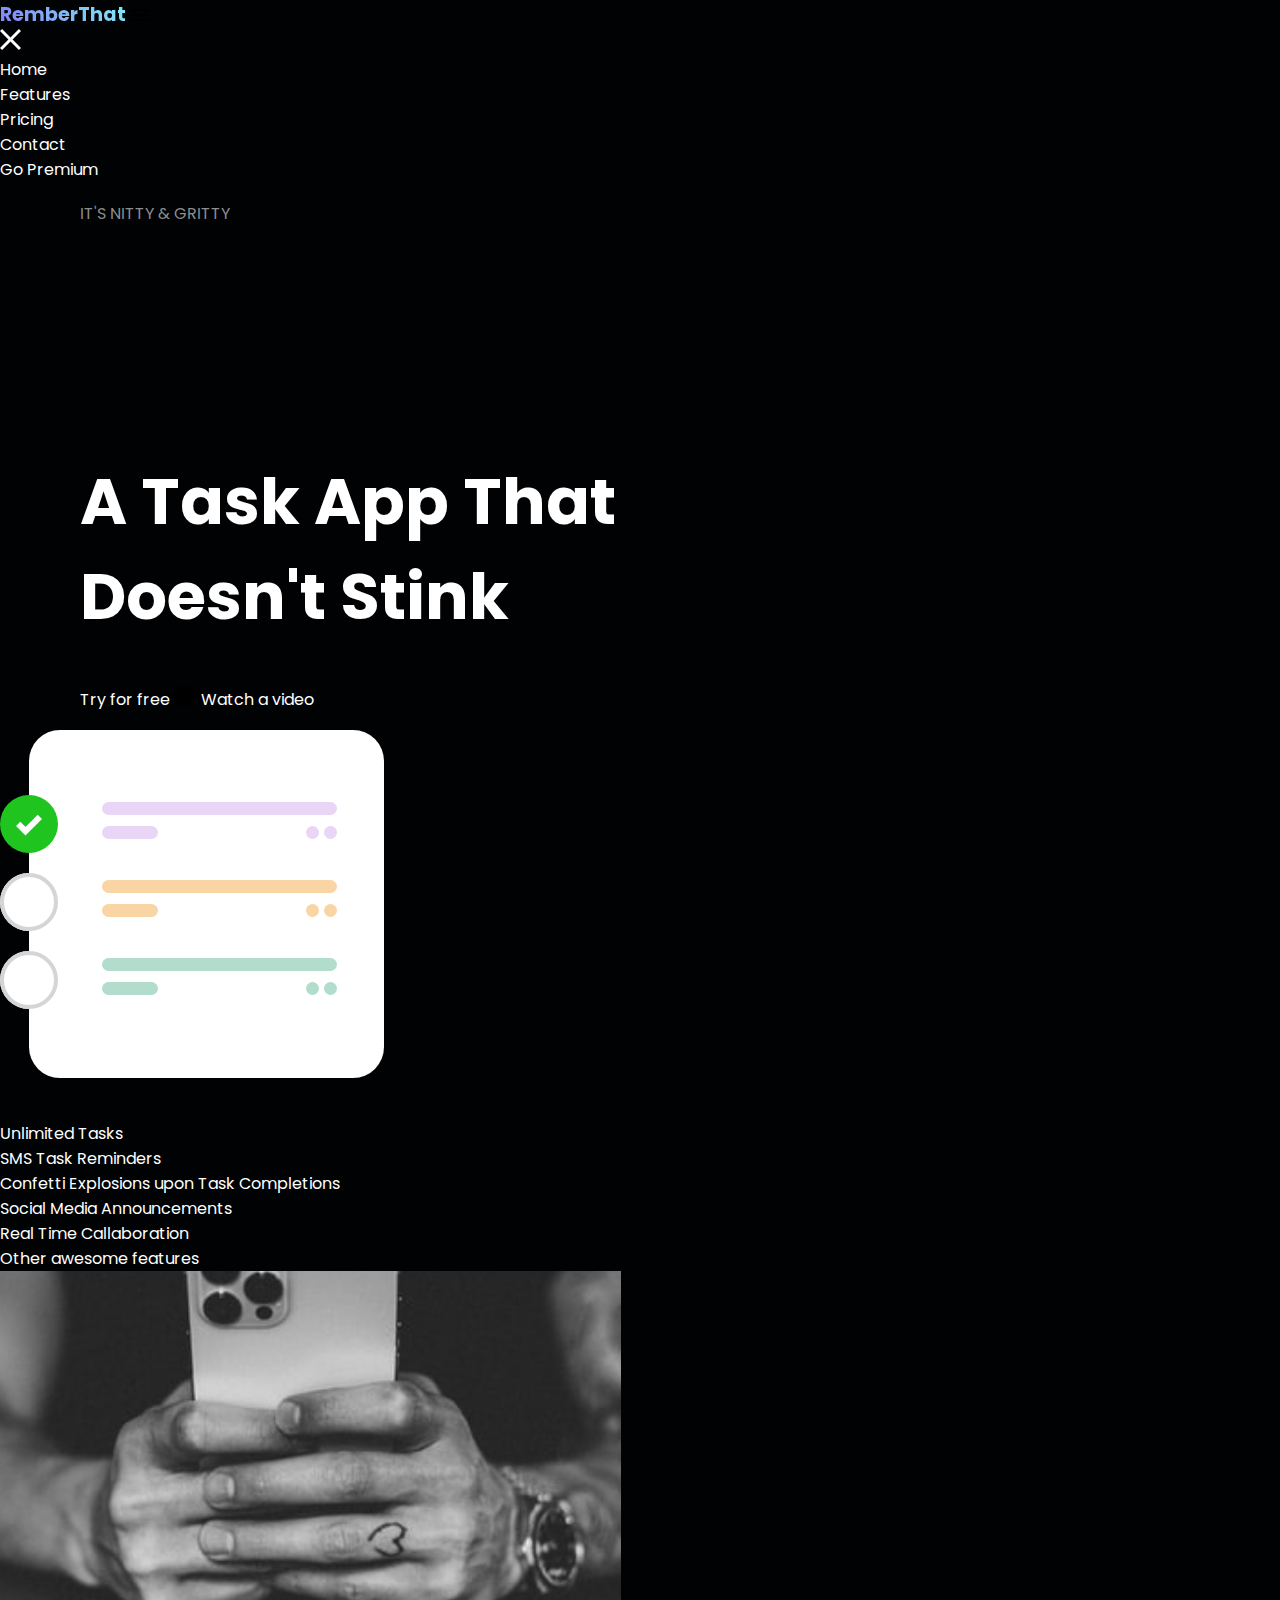
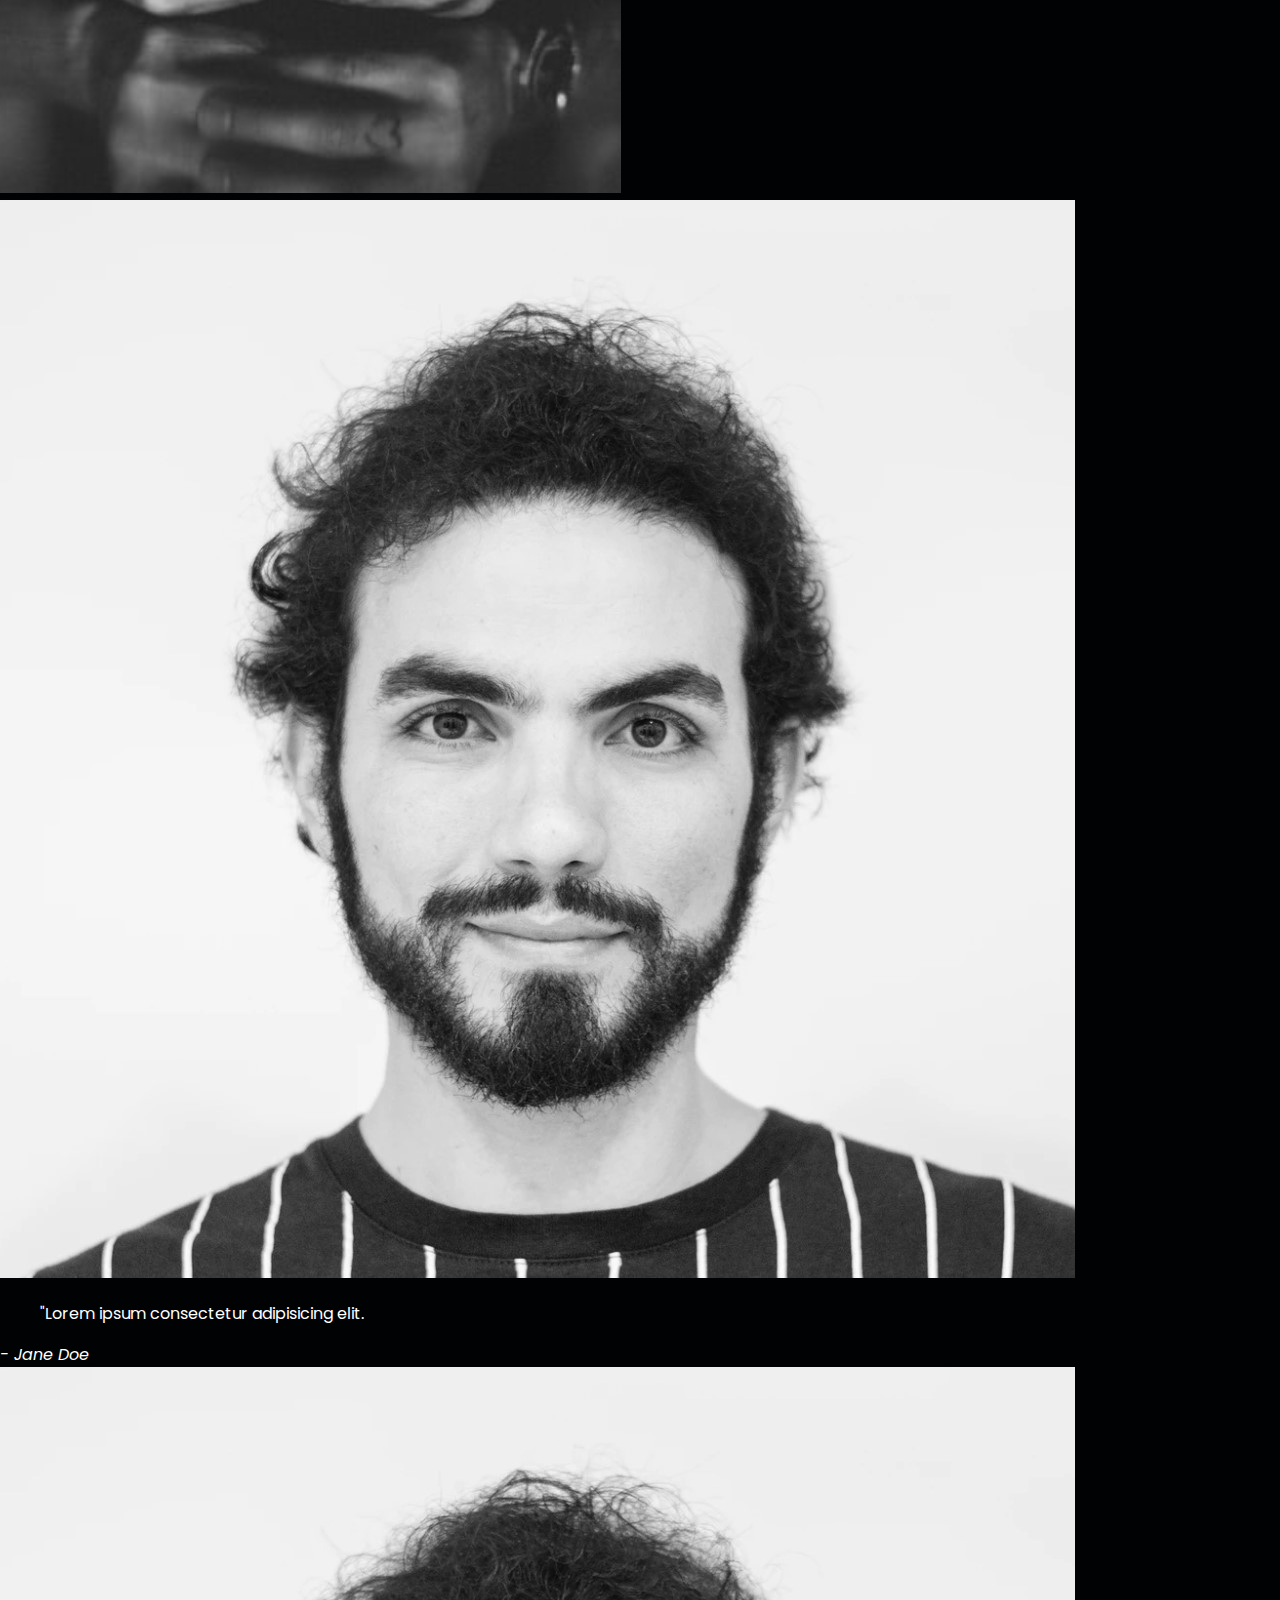
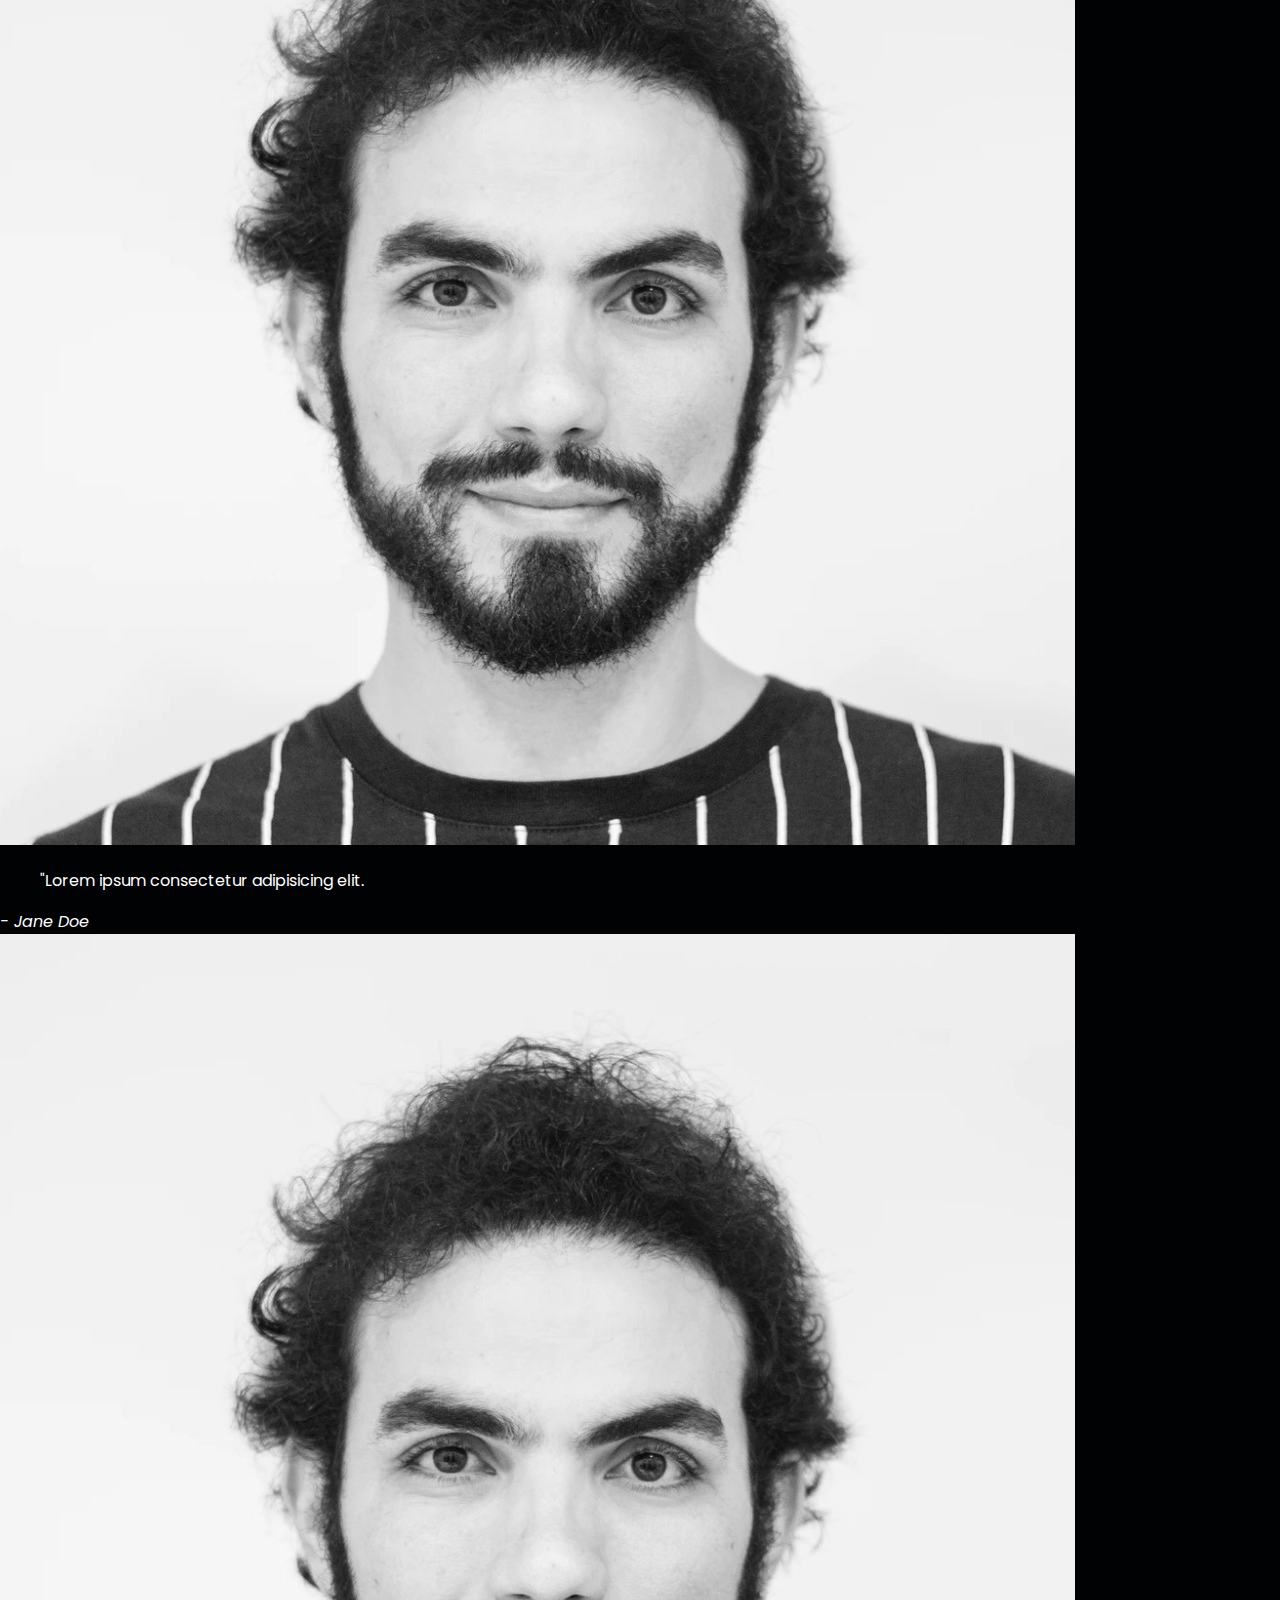
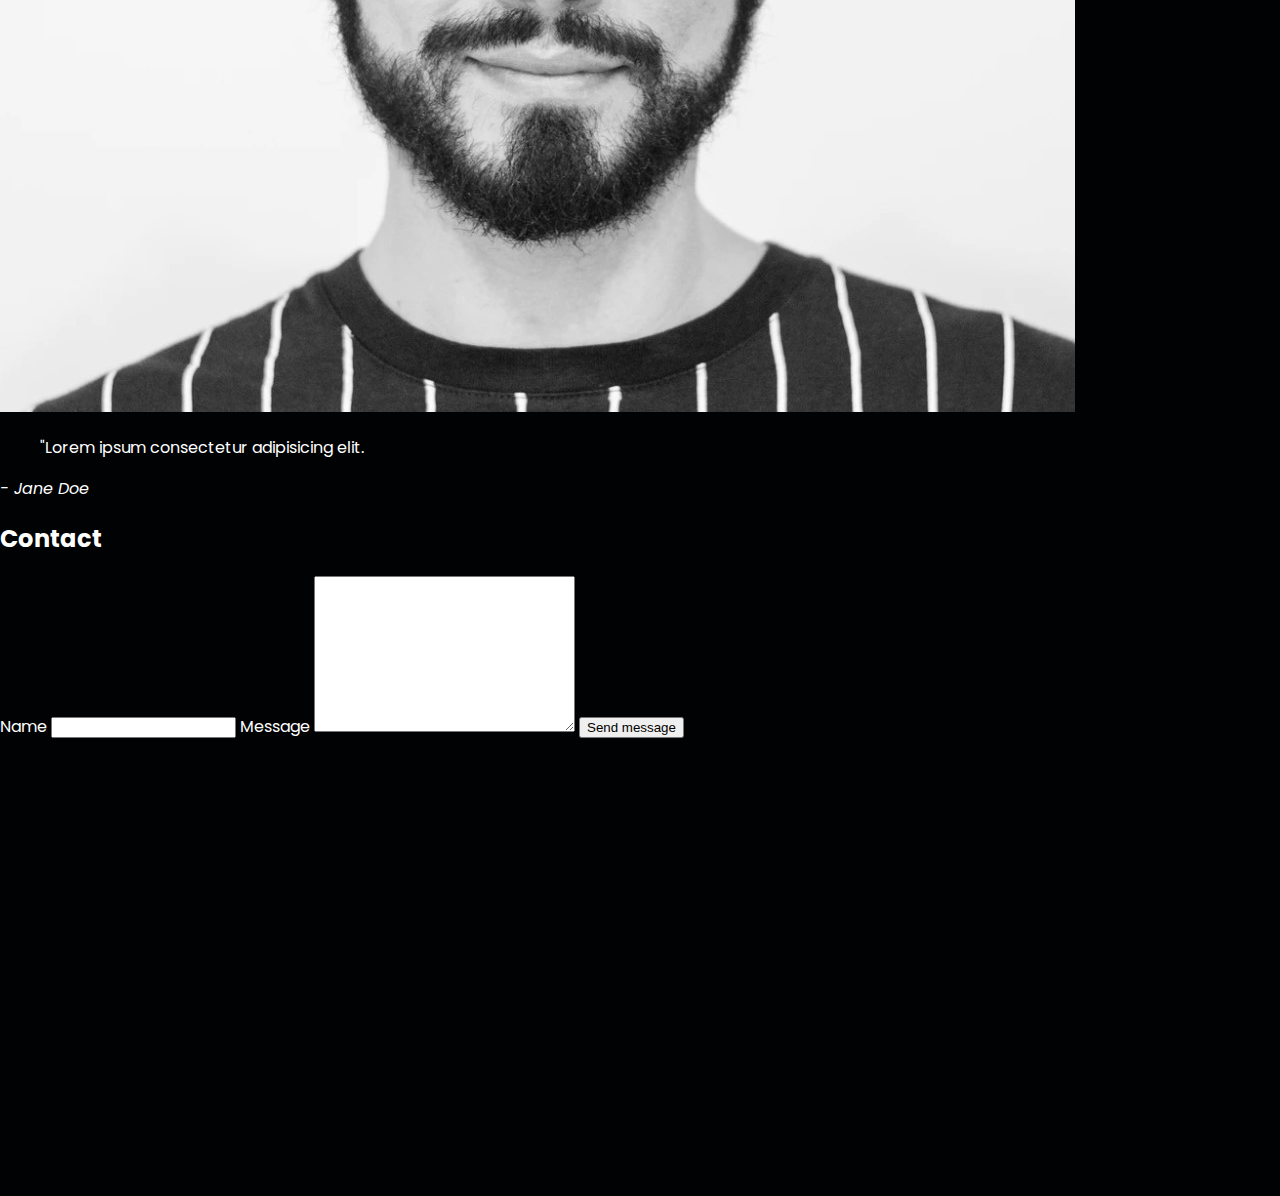
<file: DesignCourse1/index.html>
<!DOCTYPE html>
<html lang="en">

<head>
	<meta charset="UTF-8">
	<meta http-equiv="X-UA-Compatible" content="IE=edge">
	<meta name="viewport" content="width=device-width, initial-scale=1.0">
	<title>Static Site 1</title>
	<link rel="stylesheet" href="/StaticSite1/css/main.css">
</head>

<body>

	<!-- Top Navigation  -->
	<div class="navbar">
		<div class="container">
			<a class="logo" href="#">Rember<span>That</span></a>

			<img id="mobile-cta" class="mobile-menu" src="images/menu.svg" alt="Open Navigation">

			<nav>
				<img id="mobile-exit" class="mobile-menu-exit" src="images/exit.svg" alt="">
				<ul class="primary-nav">
					<li class="current"><a href="#">Home</a></li>
					<li><a href="#">Features</a></li>
					<li><a href="#">Pricing</a></li>
				</ul>

				<ul class="secondary-nav">
					<li><a href="#">Contact</a></li>
					<li class="go-premium-cta"><a href="#">Go Premium</a></li>

				</ul>
			</nav>
		</div>
	</div>


	<section class="hero">
		<div class="container">
			<div class="left-col">
				<p class="subhead">It's Nitty &amp; Gritty</p>
				<h1>A Task App That Doesn't Stink</h1>

				<div class="hero-cta">
					<a href="#" class="primary-cta">Try for free</a>
					<a href="#" class="watch-video-cta">
						<img src="images/watch.svg" alt="Watch a Video">Watch a video
					</a>
				</div>
			</div>
			<img src="images/illustration.svg" class="hero-img" alt="Illustration">
		</div>

	</section>

	<section class="features-section">
		<div class="container">
			<ul class="features-list">
				<li>Unlimited Tasks</li>
				<li>SMS Task Reminders</li>
				<li>Confetti Explosions upon Task Completions</li>
				<li>Social Media Announcements</li>
				<li>Real Time Callaboration</li>
				<li>Other awesome features</li>
			</ul>

			<img src="images/holding-phone.jpg" alt="Man holding phone">
		</div>
	</section>


	<section class="testimonials-section">
		<div class="container">
			<ul>
				<li>
					<img src="images/person.jpg" alt="Person">

					<blockquote>"Lorem ipsum consectetur adipisicing elit.</blockquote>
					<cite>- Jane Doe</cite>
				</li>
				<li>
					<img src="images/person.jpg" alt="Person">
					<blockquote>"Lorem ipsum consectetur adipisicing elit.</blockquote>
					<cite>- Jane Doe</cite>
				</li>
				<li>
					<img src="images/person.jpg" alt="Person">
					<blockquote>"Lorem ipsum consectetur adipisicing elit.</blockquote>
					<cite>- Jane Doe</cite>
				</li>


			</ul>
		</div>
	</section>

	<section class="contact-section">
		<div class="container">
			<div class="contact-left">
				<h2>Contact</h2>

				<form action="">
					<label for="name">Name</label>
					<input type="text" id="name" name="name">

					<label for="message">Message</label>
					<textarea name="message" id="message" cols="30" rows="10"></textarea>

					<input type="submit" class="send-message-cta" value="Send message">

				</form>
			</div>

			<div class="contact-right">
				<iframe src="https://www.google.com/maps/embed?pb=!1m18!1m12!1m3!1d52860.74504888347!2d-118.44965089894045!3d34.10035163122604!2m3!1f0!2f0!3f0!3m2!1i1024!2i768!4f13.1!3m3!1m2!1s0x80c2bc35fbd217ef%3A0xcf1ef9352700d95c!2sBeverly%20Hills%2C%20CA%2090210!5e0!3m2!1sen!2sus!4v1646014170794!5m2!1sen!2sus"
					width="600" height="450" style="border:0;" allowfullscreen=""
					loading="lazy"></iframe>
			</div>

		</div>
	</section>

	<script>
		const mobileBtn = document.getElementById(('mobile-cta'));
		nav = document.querySelector('nav');
		mobileBtnExit = document.getElementById('mobile-exit');


		mobileBtn.addEventListener('click', () => {
			nav.classList.add('menu-btn');
		})
		mobileBtnExit.addEventListener('click', () => {
			nav.classList.remove('menu-btn');
		})
	</script>

</body>

</html>
</file>
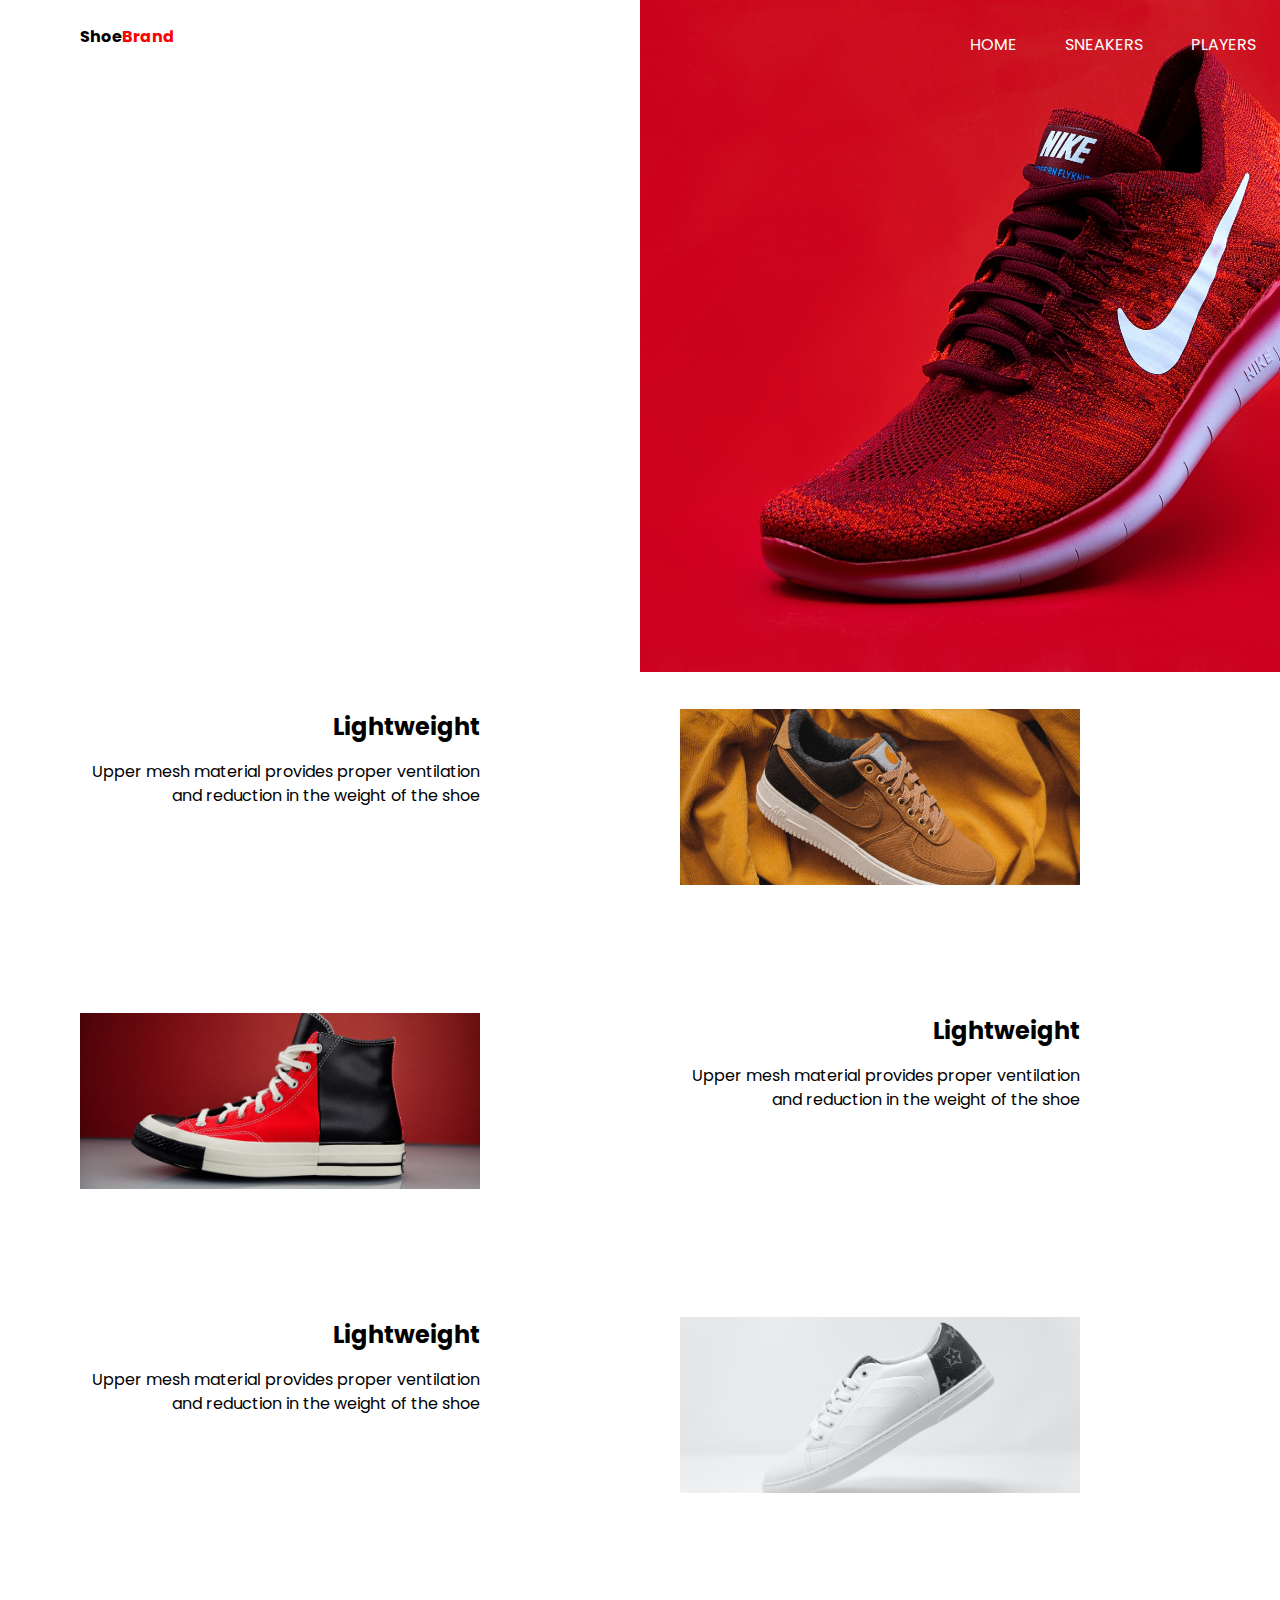
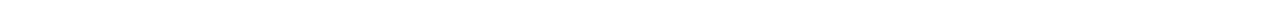
<file: DesignCourse2/index.html>
<!DOCTYPE html>
<html lang="en">

<head>
	<meta charset="UTF-8">
	<meta http-equiv="X-UA-Compatible" content="IE=edge">
	<meta name="viewport" content="width=device-width, initial-scale=1.0">
	<title>Design Course Project 2</title>
	<link rel="preconnect" href="https://fonts.googleapis.com">
	<link rel="preconnect" href="https://fonts.gstatic.com" crossorigin>
	<link href="https://fonts.googleapis.com/css2?family=Poppins:wght@400;700&display=swap" rel="stylesheet">

	<link rel="stylesheet" href="/DesignCourse2/css/main.css">
</head>

<body>



	<div class="hero-img"></div>
	<div class="wrapper">
		<header>
			<a href="#" class="logo">Shoe<span>Brand</span></a>
			<nav>
				<svg class="close" xmlns="http://www.w3.org/2000/svg" enable-background="new 0 0 24 24"
					viewBox="0 0 24 24">
					<path d="M12,2C6.5,2,2,6.5,2,12s4.5,10,10,10s10-4.5,10-10S17.5,2,12,2z M15.7,14.3c0.4,0.4,0.4,1,0,1.4c-0.4,0.4-1,0.4-1.4,0
					L12,13.4l-2.3,2.3c-0.4,0.4-1,0.4-1.4,0c-0.4-0.4-0.4-1,0-1.4l2.3-2.3L8.3,9.7c-0.4-0.4-0.4-1,0-1.4c0.4-0.4,1-0.4,1.4,0l2.3,2.3
					l2.3-2.3c0.4-0.4,1-0.4,1.4,0c0.4,0.4,0.4,1,0,1.4L13.4,12L15.7,14.3z" />
				</svg>
				<ul>
					<li><a href="#">Home</a></li>
					<li><a href="#">Sneakers</a></li>
					<li><a href="#">Players</a></li>
				</ul>


			</nav>

			<svg class="menu" viewBox="0 0 48 32" fill="none" xmlns="http://www.w3.org/2000/svg">
				<path d="M24 32H0V26.6667H24V32ZM48 18.6667H0V13.3333H48V18.6667ZM48 5.33333H24V0H48V5.33333Z"
					fill="white" />
			</svg>

		</header>

		<section class="hero">
			<h1>Regain your confidence on the court.</h1>
			<p class="subhead">A shoe built with purpose and to take your game to the next level.</p>

			<svg class="down-arrow" viewBox="0 0 16 132" fill="none" xmlns="http://www.w3.org/2000/svg">
				<path d="M7.29289 131.707C7.68341 132.098 8.31658 132.098 8.7071 131.707L15.0711 125.343C15.4616 124.953 15.4616 124.319 15.0711 123.929C14.6805 123.538 14.0474 123.538 13.6568 123.929L7.99999 129.586L2.34314 123.929C1.95262 123.538 1.31945 123.538 0.928927 123.929C0.538402 124.319 0.538402 124.953 0.928927 125.343L7.29289 131.707ZM7 -4.37114e-08L6.99999 131L8.99999 131L9 4.37114e-08L7 -4.37114e-08Z"
					fill="black" />
			</svg>
		</section>

		<section class="more-info">
			<div class="feature">
				<div class="content">
					<div class="title">Lightweight</div>
					<p class="desc">Upper mesh material provides proper ventilation and reduction
						in the weight of the shoe</p>
				</div>
				<img src="images/shoe2.jpg" alt="Another Shoe">
			</div>
			<div class="feature left">
				<div class="content">
					<div class="title">Lightweight</div>
					<p class="desc">Upper mesh material provides proper ventilation and reduction
						in the weight of the shoe</p>
				</div>
				<img src="images/shoe3.jpg" alt="Another Shoe">
			</div>
			<div class="feature">
				<div class="content">
					<div class="title">Lightweight</div>
					<p class="desc">Upper mesh material provides proper ventilation and reduction
						in the weight of the shoe</p>
				</div>
				<img src="images/shoe6.jpg" alt="Another Shoe">
			</div>
		</section>


	</div>



	<script>

		const menu = document.querySelector('.menu');
		const close = document.querySelector('.close');
		const nav = document.querySelector('nav');


		menu.addEventListener('click', () => {
			nav.classList.add('nav-open');
		})
		close.addEventListener('click', () => {
			nav.classList.remove('nav-open');
		})
	</script>
</body>

</html>
</file>
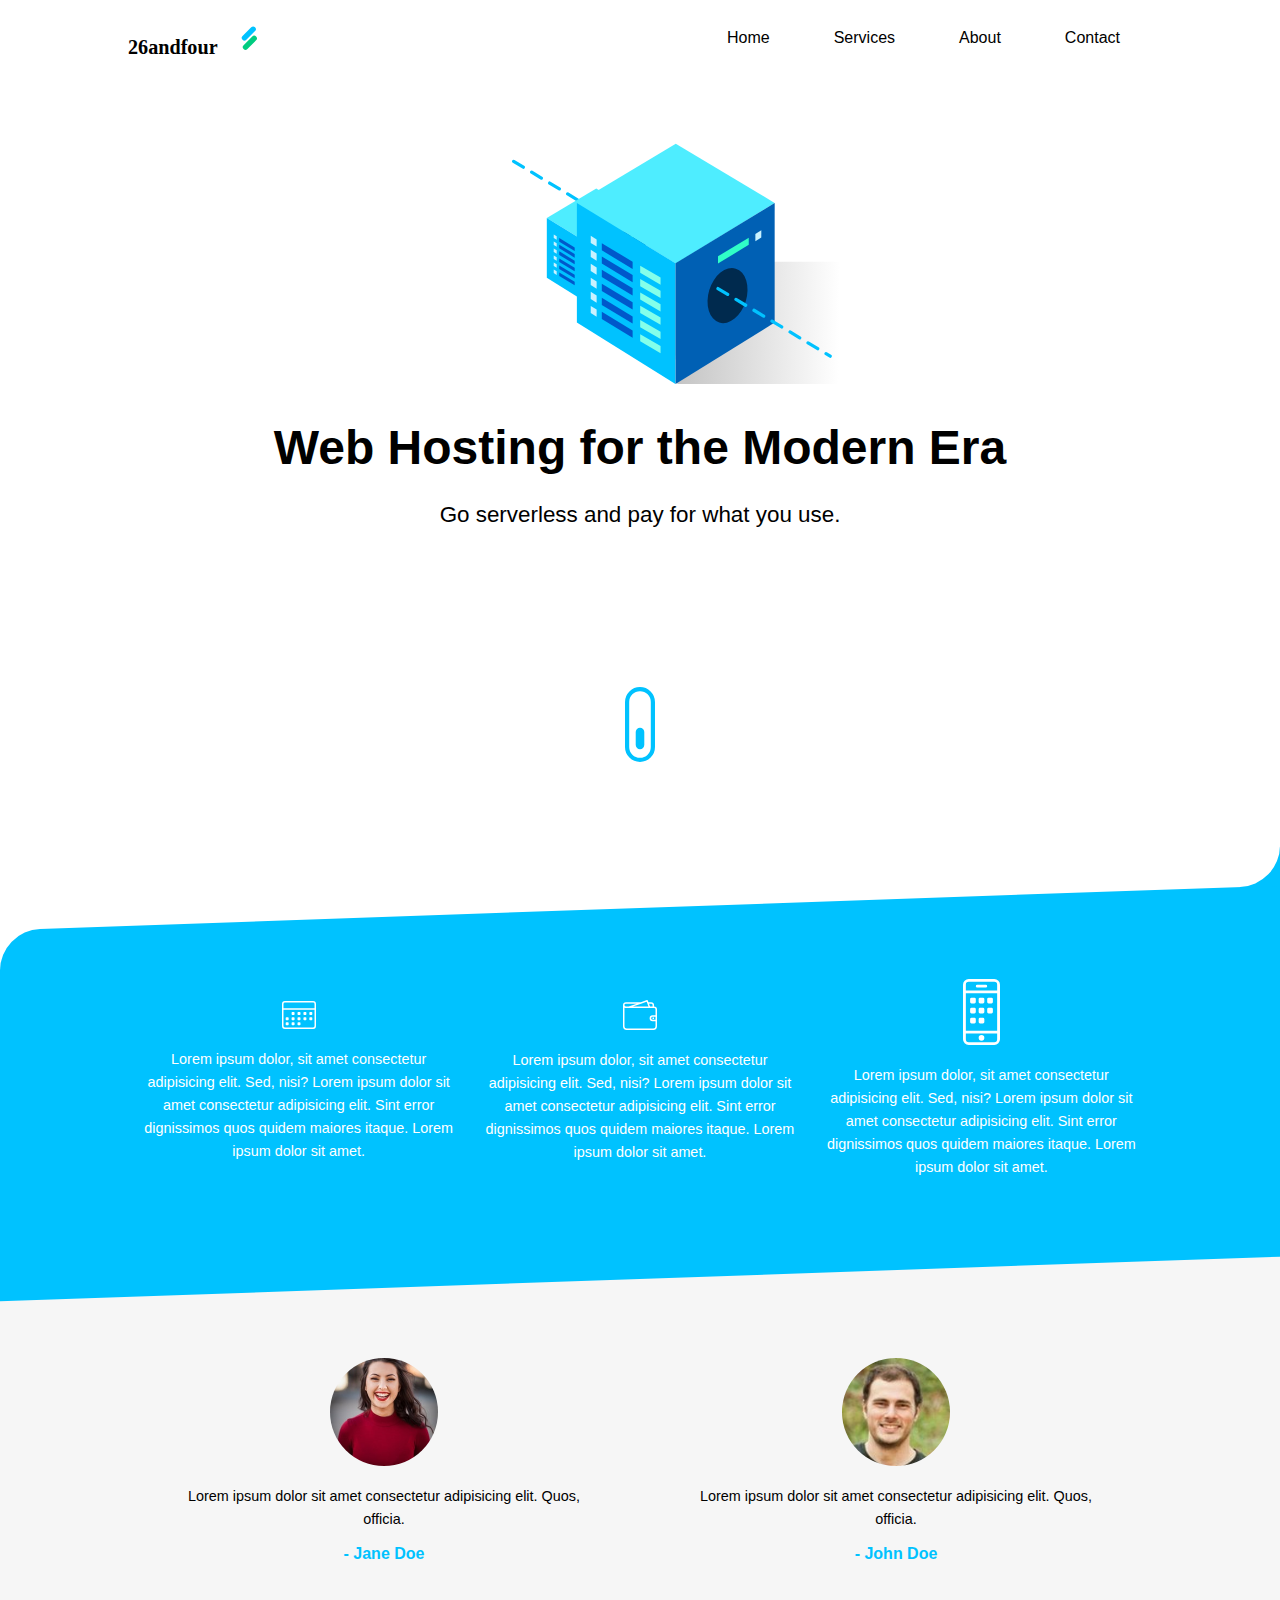
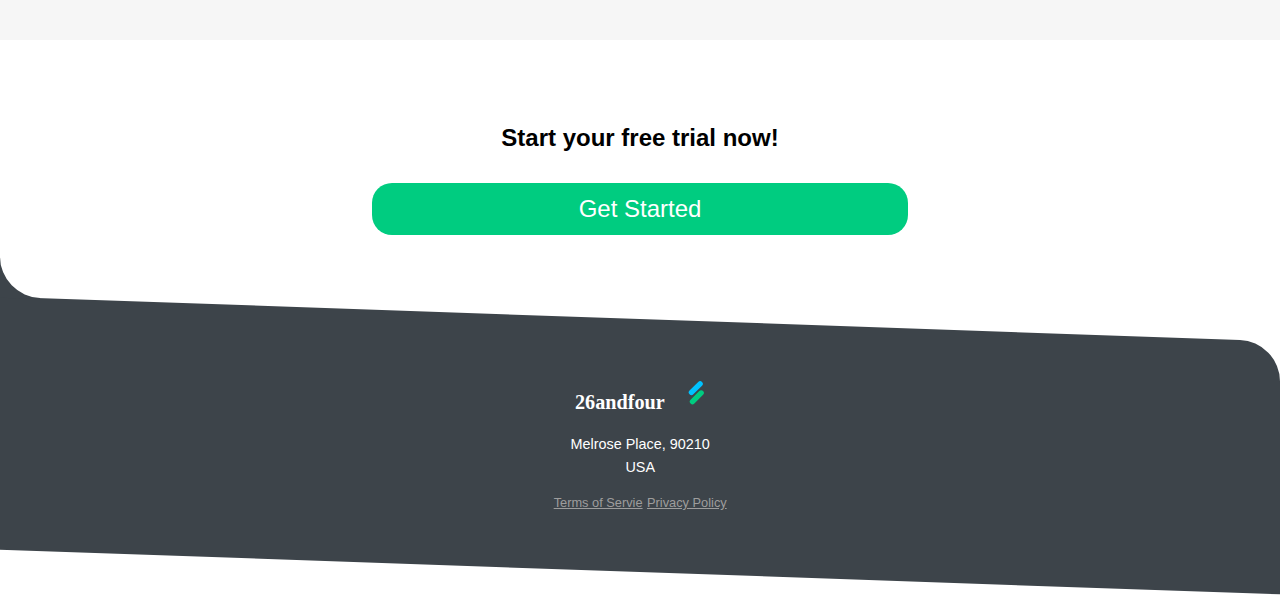
<file: DesignCourse3/index.html>
<!DOCTYPE html>
<html lang="en">

<head>
	<meta charset="UTF-8">
	<meta http-equiv="X-UA-Compatible" content="IE=edge">
	<meta name="viewport" content="width=device-width, initial-scale=1.0">
	<title>Design Course Site 3</title>
	<link rel="stylesheet" href="./css/main.css">
</head>

<body>
	<div class="container">
		<header>
			<img src="./images/logo.svg" alt="23andfour logo" class="logo">

			<nav>
				<a href="#" class="hide-desktop">
					<img src="./images/ham.svg" alt="toggle menu" id="menu">
				</a>

				<ul class="show-desktop hide-mobile" id="nav">
					<li id="exit" class="exit-btn hide-desktop"><img src="./images/exit.svg"
							alt="Exit menu"></li>
					<li><a href="#">Home</a></li>
					<li><a href="#">Services</a></li>
					<li><a href="#">About</a></li>
					<li><a href="#">Contact</a></li>
				</ul>
			</nav>
		</header>

		<section>
			<img src="./images/server.svg" alt="server graphic" class="server">

			<h1>Web Hosting for the Modern Era</h1>
			<p class="subhead">Go serverless and pay for what you use.</p>

			<img src="./images/scroll.svg" alt="scroll down" class="scroll hide-mobile show-desktop">
		</section>
	</div>



	<div class="blue-container">
		<div class="container">
			<ul>
				<li>
					<img src="./images/icon-1.svg" alt="calendar icon">
					<p>Lorem ipsum dolor, sit amet consectetur adipisicing elit. Sed, nisi? Lorem
						ipsum dolor sit amet consectetur adipisicing elit. Sint error
						dignissimos quos quidem maiores itaque. Lorem ipsum dolor sit amet.</p>
				</li>
				<li>
					<img src="./images/icon-2.svg" alt="calendar icon">
					<p>Lorem ipsum dolor, sit amet consectetur adipisicing elit. Sed, nisi? Lorem
						ipsum dolor sit amet consectetur adipisicing elit. Sint error
						dignissimos quos quidem maiores itaque. Lorem ipsum dolor sit amet.</p>
				</li>
				<li>
					<img src="./images/icon-3.svg" alt="calendar icon">
					<p>Lorem ipsum dolor, sit amet consectetur adipisicing elit. Sed, nisi? Lorem
						ipsum dolor sit amet consectetur adipisicing elit. Sint error
						dignissimos quos quidem maiores itaque. Lorem ipsum dolor sit amet.</p>
				</li>
			</ul>
		</div>
	</div>

	<div class="gray-container">
		<div class="container">
			<ul>
				<li>
					<figure>
						<img src="./images/user1.png" alt="person">
						<blockquote>Lorem ipsum dolor sit amet consectetur adipisicing elit.
							Quos, officia.</blockquote>
						<figcaption>- Jane Doe</figcaption>
					</figure>
				</li>
				<li>
					<figure>
						<img src="./images/user2.png" alt="person">
						<blockquote>Lorem ipsum dolor sit amet consectetur adipisicing elit.
							Quos, officia.</blockquote>
						<figcaption>- John Doe</figcaption>
					</figure>
				</li>
			</ul>
		</div>
	</div>


	<div class="container">
		<h2>Start your free trial now!</h2>
		<a href="#" class="cta">Get Started</a>
	</div>


	<footer>
		<div class="footer-container">
			<div class="container">
				<a href="#">
					<img src="./images/logo-white.svg" class="logo" alt="logo">
				</a>
				<p class="address">Melrose Place, 90210<br>USA</p>

				<ul class="footer-links">
					<li><a href="#">Terms of Servie</a></li>
					<li><a href="#">Privacy Policy</a></li>
				</ul>
			</div>
		</div>
	</footer>




	<script>
		const menu = document.getElementById('menu');
		const nav = document.getElementById('nav');
		const exit = document.getElementById('exit');


		menu.addEventListener('click', (e) => {
			nav.classList.toggle('hide-mobile');
			e.preventDefault();
		});
		exit.addEventListener('click', (e) => {
			nav.classList.add('hide-mobile');
			e.preventDefault();
		});

	</script>
</body>

</html>
</file>
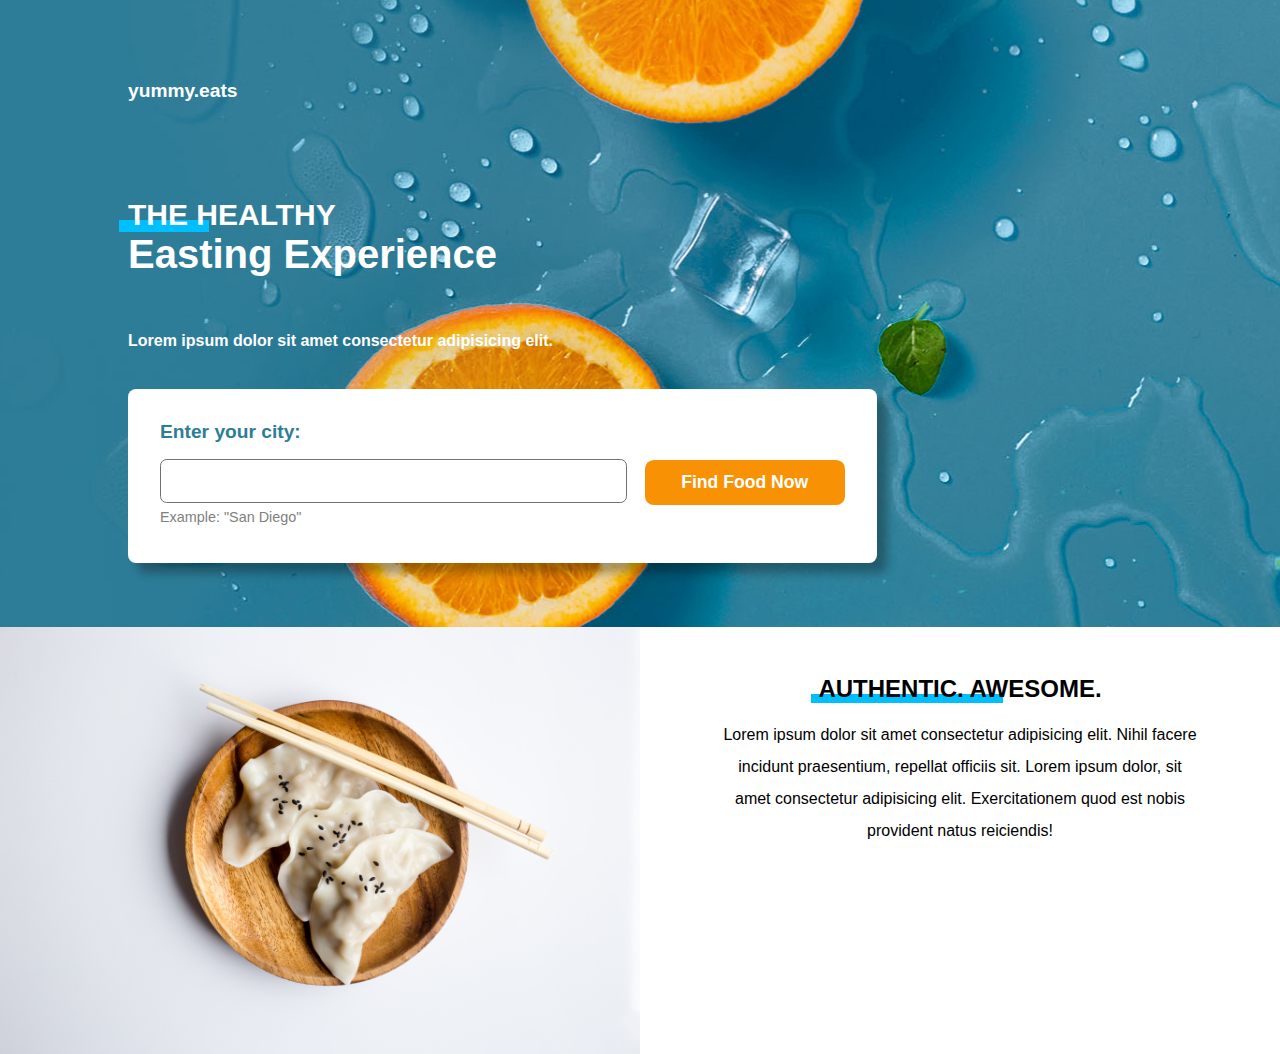
<file: DesignCourse4/index.html>
<!DOCTYPE html>
<html lang="en">

<head>
	<meta charset="UTF-8">
	<meta http-equiv="X-UA-Compatible" content="IE=edge">
	<meta name="viewport" content="width=device-width, initial-scale=1.0">
	<title>Design Course Tut Proj.4</title>
	<link rel="stylesheet" href="./css/main.css">
</head>

<body>
	<div class="overlay" id="overlay">
		<h3>Searching...</h3>
	</div>
	<div class="hero-bg">
		<section class="top">
			<header>
				<a href="#">yummy.eats</a>
			</header>

			<h1><span>The Healthy</span>Easting Experience</h1>

			<p>Lorem ipsum dolor sit amet consectetur adipisicing elit.</p>

			<div class="form-container">
				<form action="">

					<div class="form-left">
						<label for="city">Enter your city:</label>
						<input type="text" name="city" id="city">
						<p>Example: "San Diego"</p>
					</div>

					<input type="button" value="Find Food Now" id="cta-btn">
				</form>
			</div>
		</section>


	</div>
	<section class="authentic">
		<div class="right-col">

			<h2>Authentic. Awesome.</h2>
			<!--Make all uppercase-->
			<p>Lorem ipsum dolor sit amet consectetur adipisicing elit. Nihil facere incidunt praesentium,
				repellat officiis sit. Lorem ipsum dolor, sit amet consectetur adipisicing elit.
				Exercitationem quod est nobis provident natus reiciendis!</p>
		</div>

		<img src="./images/dumplings.jpg" alt="Dumpling pic">
	</section>

	<script>
		let btn = document.getElementById('cta-btn');
		let overlay = document.getElementById('overlay');

		btn.addEventListener('click', () => {
			overlay.style.display = 'grid';
			overlay.classList.add('animation-overlay');
		});

	</script>
</body>

</html>
</file>
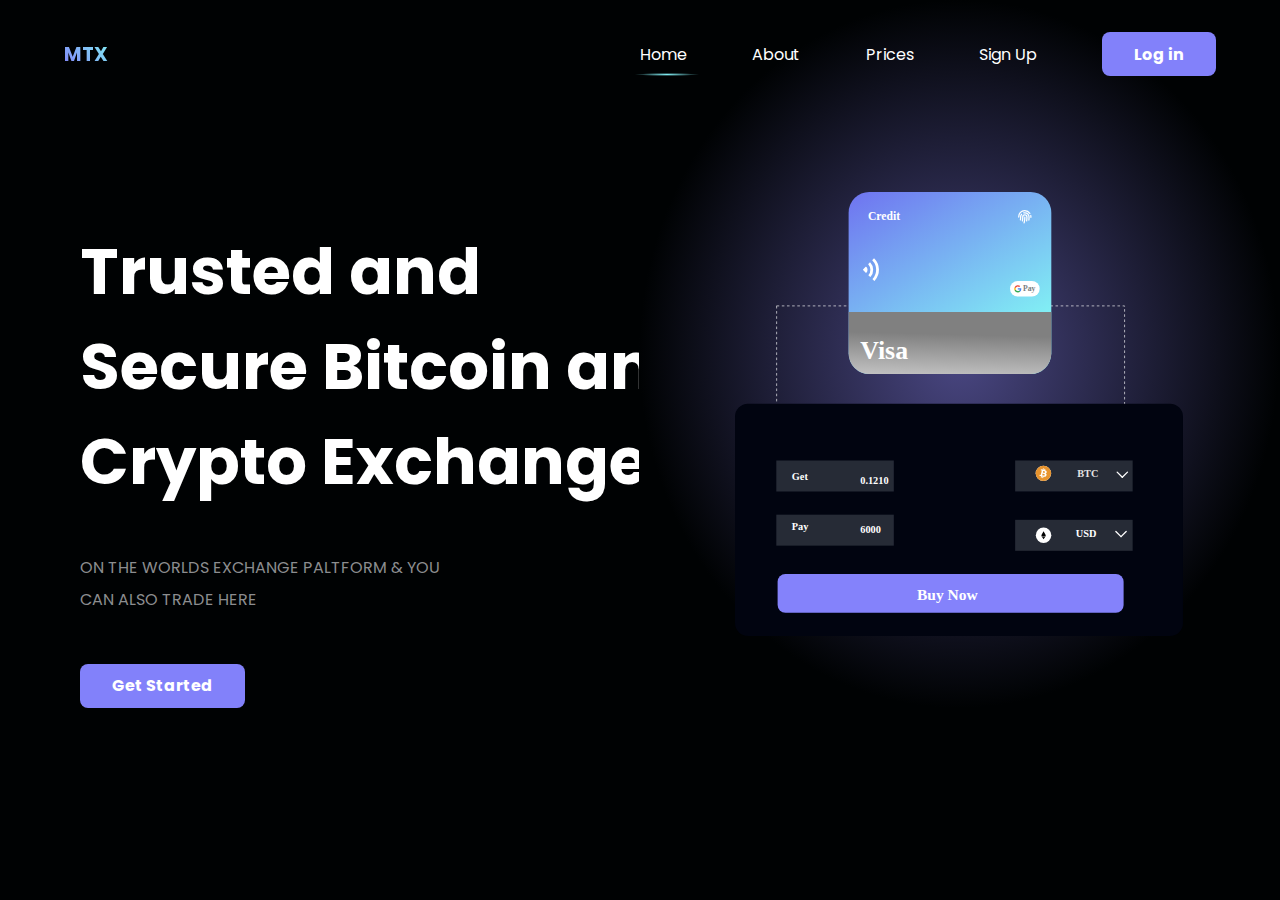
<file: StaticSite1/index.html>
<!DOCTYPE html>
<html lang="en">

<head>
	<meta charset="UTF-8">
	<meta http-equiv="X-UA-Compatible" content="IE=edge">
	<meta name="viewport" content="width=device-width, initial-scale=1.0">
	<title>Document</title>
	<link rel="stylesheet" href="/StaticSite1/css/main.css">
</head>

<body>

	<div class="container">
		<header>
			<div class="inner">
				<!-- Add Gradient to Text MTX -->
				<div class="nav">
					<div class="nav__el">
						<a class=logo href="#"><span>MTX</span></a>
					</div>
					<div class="nav__el nav-width">
						<ul class="nav-list">
							<li><a href="#" class="active">Home</a></li>
							<li><a href="#">About</a></li>
							<li><a href="#">Prices</a></li>
							<!-- Create a modal for sign up -->
							<li><a class="sign-up-btn" href="#">Sign Up</a></li>
							<li><a class="login-btn" href="#">Log in</a></li>
						</ul>
					</div>
				</div>
			</div>
		</header>


		<section class="hero">
			<div class="left-col">

				<h1>Trusted and Secure Bitcoin and Crypto Exchange</h1>
				<p class="subhead">On the worlds exchange paltform &amp; you <br> can also
					trade here
				</p>

				<a class="get-started-btn" href="#">Get Started</a>
			</div>

			<div class="right-col purple-overlay">

				<img src="./images/cryptoDesign.svg" alt="Pictue of crypto exchange">

			</div>
		</section>


	</div>


	<!-- <section class="features-section">

		<div class="container">
			<ul>
				<li>
					<h2>Plan 1</h2>
				</li>
				<li>
					<h2>Plan 2</h2>
				</li>
				<li>
					<h2>Plan 3</h2>
				</li>
			</ul>
		</div>
	</section> -->
</body>

</html>
</file>
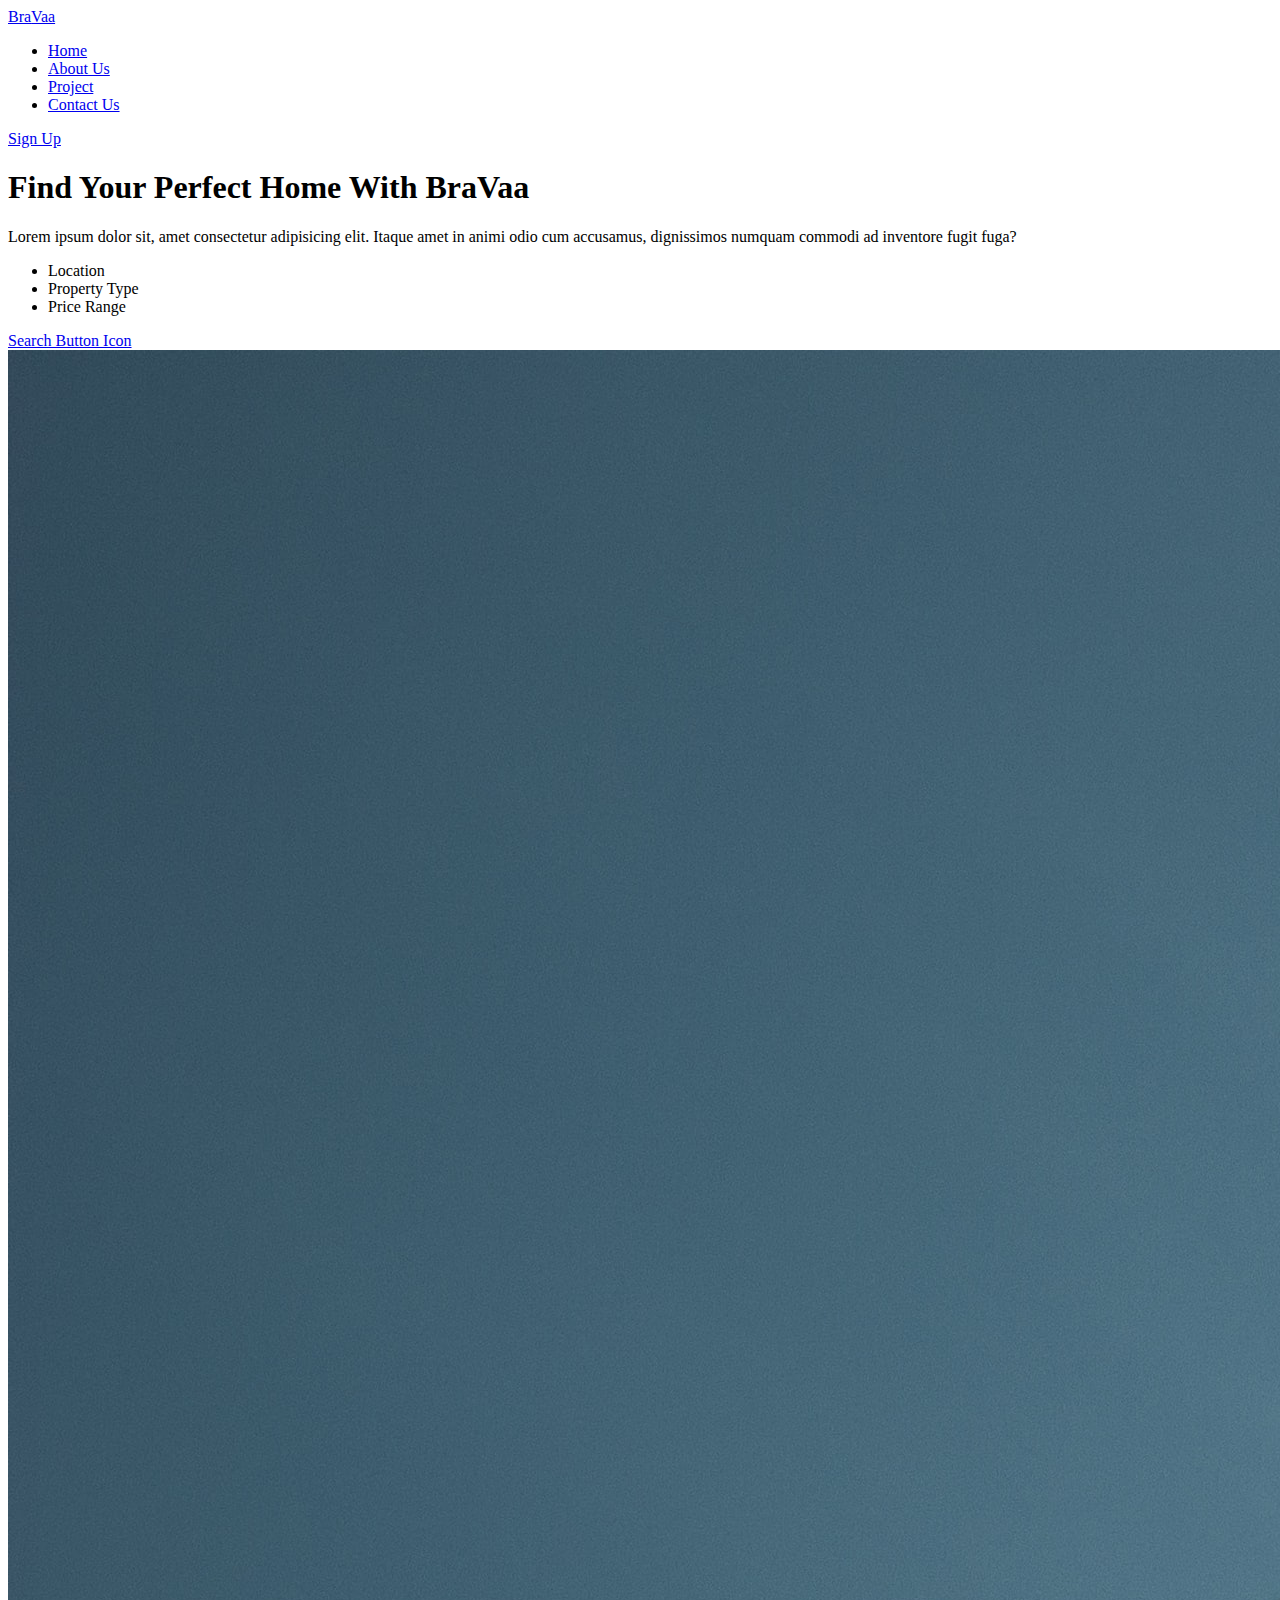
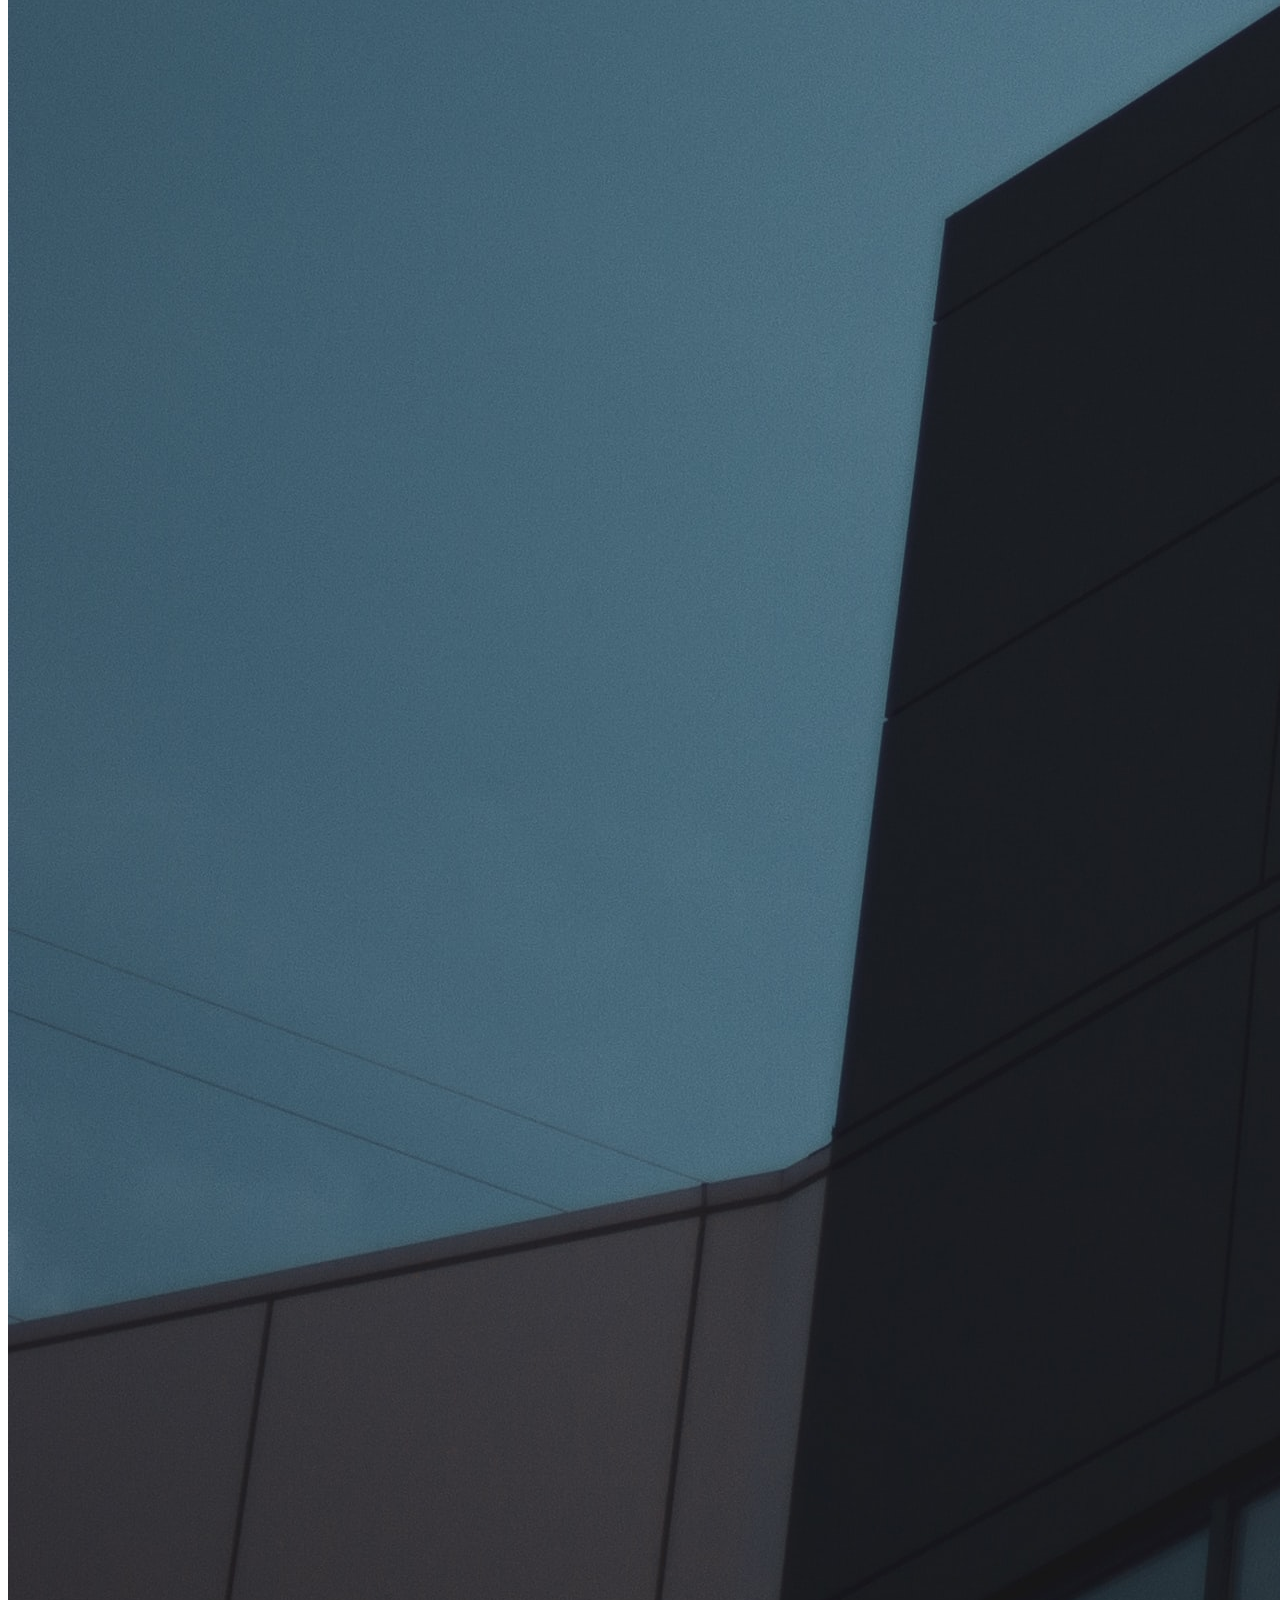
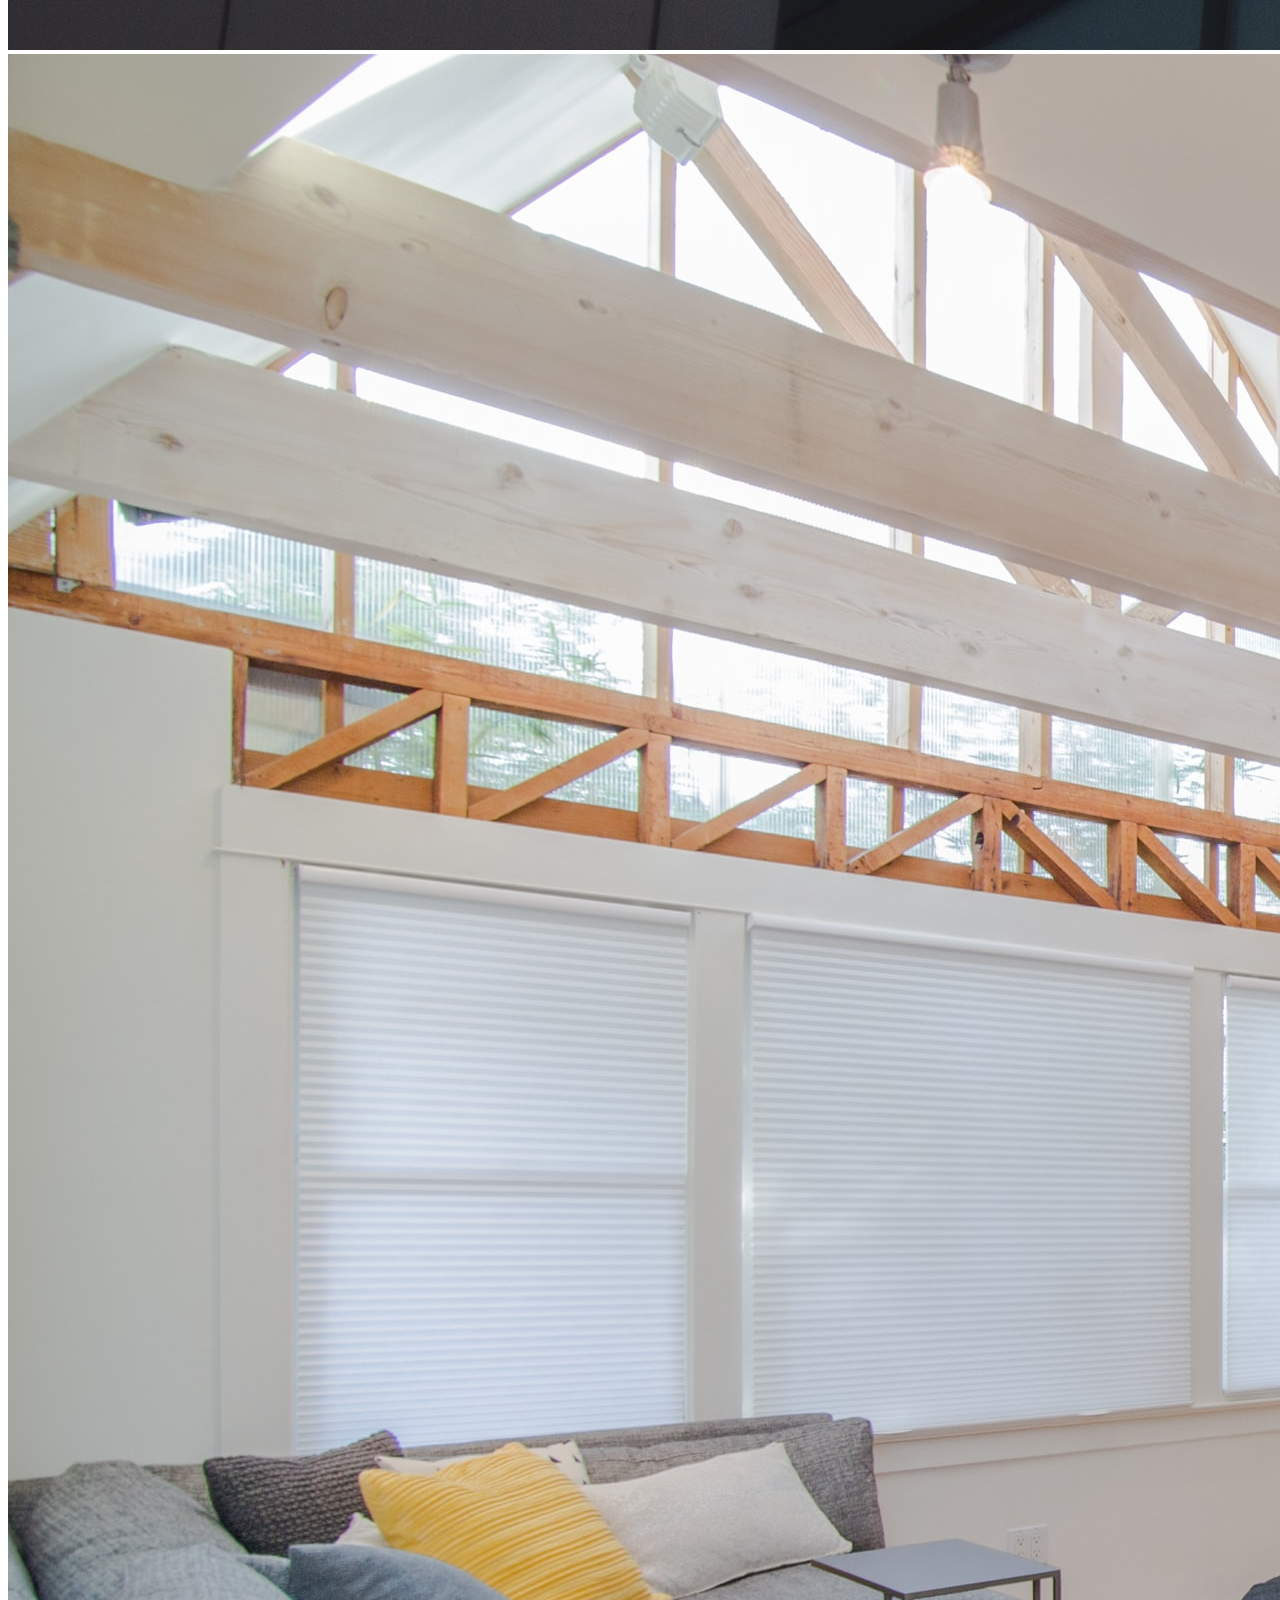
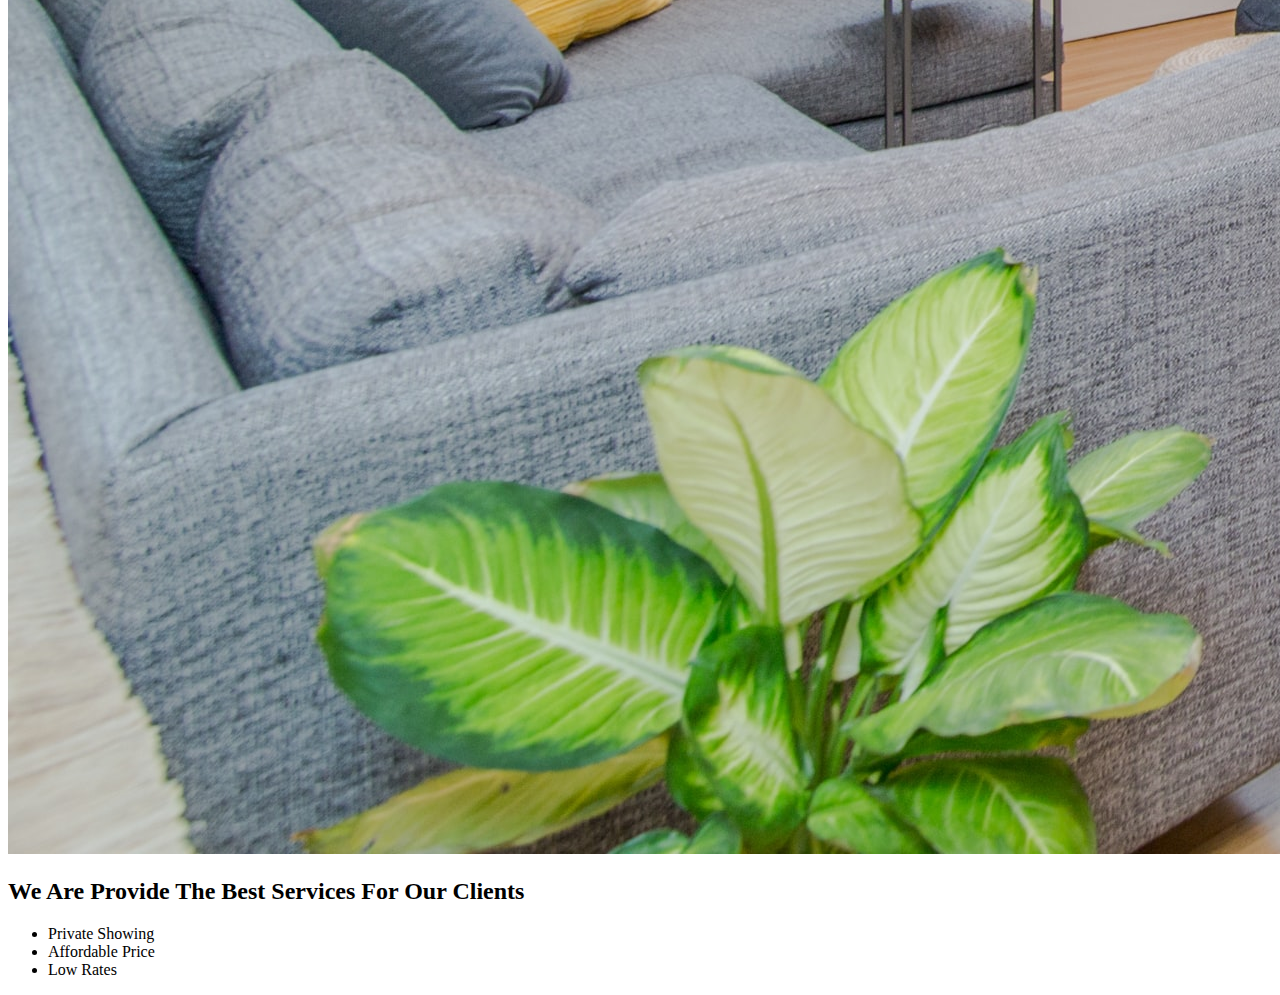
<file: StaticSite2/index.html>
<!DOCTYPE html>
<html lang="en">

<head>
	<meta charset="UTF-8">
	<meta http-equiv="X-UA-Compatible" content="IE=edge">
	<meta name="viewport" content="width=device-width, initial-scale=1.0">
	<title>Real Estate Site</title>
	<link rel="stylesheet" href="/StaticSite2/css/main.css">
</head>

<body>

	<div class="navbar">
		<div class="container">
			<a href="#" class="logo"><span>Bra</span>Vaa</a>

			<ul class="primary-nav">
				<li><a href="#">Home</a></li>
				<li><a href="#">About Us</a></li>
				<li><a href="#">Project</a></li>
				<li><a href="#">Contact Us</a></li>
			</ul>

			<a class="sign-up-btn" href="#">Sign Up</a>
		</div>
	</div>

	<section class="hero">
		<div class="container">

			<div class="left-col">
				<h1>Find Your Perfect Home With BraVaa</h1>

				<p class="subhead">Lorem ipsum dolor sit, amet consectetur adipisicing elit. Itaque amet
					in
					animi odio cum accusamus, dignissimos numquam commodi ad inventore fugit fuga?
				</p>

				<div class="property-range-selector">
					<ul>
						<li>Location</li>
						<li>Property Type</li>
						<li>Price Range</li>
					</ul>
					<a href="#" class="search-btn">Search Button Icon</a>
				</div>
			</div>

			<div class="right-col">
				<img src="./images/buildingCornerjpg.jpg" alt="Picture of a Building">
			</div>
		</div>
	</section>

	<section class="scheduling-options">
		<div class="container">
			<div class="scheduling-left-col">
				<img src="./images/insideHousejpg.jpg" alt="Video of inside house">
			</div>
			<div class="scheduling-right-col">
				<h2>We Are Provide The Best Services For Our Clients</h2>

				<ul class="scheduling-list">
					<li>Private Showing</li>
					<li>Affordable Price</li>
					<li>Low Rates</li>
				</ul>
			</div>
		</div>
	</section>

</body>

</html>
</file>
<file: StaticSite1/css/main.css>
@import url("https://fonts.googleapis.com/css2?family=Poppins:wght@400;700&display=swap");
:root {
  --primary-color: #000203;
}

body {
  background: var(--primary-color);
  margin: 0;
  font-family: 'poppins';
  color: white;
}

ul {
  margin: 0;
  padding: 0;
}

li {
  list-style-type: none;
}

a {
  text-decoration: none;
  color: white;
}

.container {
  width: 100%;
}

header {
  position: absolute;
  background: transparent;
  left: 0;
  width: 100%;
  padding: 2em 0;
  z-index: 99;
}

.inner {
  max-width: 1400px;
  width: 90%;
  margin: auto;
  position: relative;
}

.nav {
  display: -webkit-box;
  display: -ms-flexbox;
  display: flex;
  -webkit-box-align: center;
      -ms-flex-align: center;
          align-items: center;
  -webkit-box-pack: justify;
      -ms-flex-pack: justify;
          justify-content: space-between;
}

.nav__el {
  position: relative;
}

.nav-width {
  width: 50%;
}

.logo {
  font-size: 1.2em;
  font-weight: bold;
  background: -webkit-linear-gradient(45deg, #8281fa, #81eef4);
  background-clip: text;
  -webkit-background-clip: text;
  -webkit-text-fill-color: transparent;
}

.nav-list {
  display: -webkit-box;
  display: -ms-flexbox;
  display: flex;
  -webkit-box-align: center;
      -ms-flex-align: center;
          align-items: center;
  -webkit-box-pack: justify;
      -ms-flex-pack: justify;
          justify-content: space-between;
  width: 100%;
}

.active::before {
  content: ' ';
  position: absolute;
  width: 4em;
  background-image: radial-gradient(closest-side, #81eef4, var(--primary-color));
  z-index: -1;
  height: 0.2em;
  bottom: 0;
  margin-left: -0.3em;
}

.login-btn {
  background-color: #8281fa;
  padding: 0.6em 2em;
  border-radius: 0.5em;
  font-weight: bold;
  display: inline-block;
}

.login-btn:hover {
  background-color: #4e4dc1;
  opacity: 1;
  -webkit-transition: all 0.4s ease;
  transition: all 0.4s ease;
  -webkit-transform: translateY(0);
          transform: translateY(0);
  -webkit-transition-delay: 0.2s;
          transition-delay: 0.2s;
}

.hero {
  display: -ms-grid;
  display: grid;
  -ms-grid-columns: (50%)[2];
      grid-template-columns: repeat(2, 50%);
}

.hero .left-col {
  width: 100%;
  margin-left: 5em;
}

.hero .left-col .subhead {
  text-transform: uppercase;
  line-height: 2em;
  color: #8c8d8f;
}

.hero .left-col .get-started-btn {
  background-color: #8281fa;
  padding: 0.6em 2em;
  border-radius: 0.5em;
  font-weight: bold;
  display: inline-block;
  margin-top: 2em;
}

.hero .left-col .get-started-btn:hover {
  background-color: #4e4dc1;
  opacity: 1;
  -webkit-transition: all 0.4s ease;
  transition: all 0.4s ease;
  -webkit-transform: translateY(0);
          transform: translateY(0);
  -webkit-transition-delay: 0.2s;
          transition-delay: 0.2s;
}

.hero .purple-overlay {
  background-image: radial-gradient(closest-side, #4a4783, var(--primary-color));
  width: 85%;
  position: absolute;
  right: 1px;
  z-index: 90;
}

.hero .right-col {
  width: 100%;
  position: relative;
  text-align: center;
}

.hero .right-col img {
  width: 70%;
  margin-top: 12em;
}

h1 {
  font-size: 4em;
  margin-top: 3.5em;
}
/*# sourceMappingURL=main.css.map */
</file>
<file: DesignCourse2/css/main.css>
/* 
   - Set your own margin in the body element because the body has a pre set margin of 8px on all sides somtimes you will see margin set to 0. 
   - You can also add in they font family into the body because typically you want it throughout your document/ web page
*/
body {
  margin: 1.5em;
  font-family: 'Poppins', sans-serif;
}

a {
  text-decoration: none;
  font-size: 1rem;
}

.hero-img {
  position: absolute;
  top: 0;
  left: 0;
  background: url(../images/Shoe1.jpg);
  background-size: cover;
  background-position-x: 20%;
  background-position-y: 20%;
  width: 100%;
  height: 100vh;
  z-index: -1;
  -webkit-animation: introLoad 2s forwards;
          animation: introLoad 2s forwards;
}

nav {
  position: fixed;
  right: 0;
  top: 0;
  background: white;
  height: 100vh;
  width: 50%;
  z-index: 999;
  text-transform: uppercase;
  -webkit-transform: translateX(100%);
          transform: translateX(100%);
  -webkit-transition: -webkit-transform 0.5 ease-in-out;
  transition: -webkit-transform 0.5 ease-in-out;
  transition: transform 0.5 ease-in-out;
  transition: transform 0.5 ease-in-out, -webkit-transform 0.5 ease-in-out;
}

nav ul {
  list-style-type: none;
  padding: 0;
  margin-top: 8em;
}

nav ul a {
  color: black;
  padding: 0.75em 2em;
  display: block;
}

nav ul a:hover {
  background-color: #ebebeb;
}

nav .close {
  float: right;
  margin: 2em;
  width: 2em;
}

.logo {
  color: white;
  font-weight: bold;
}

header {
  display: -webkit-box;
  display: -ms-flexbox;
  display: flex;
  -webkit-box-pack: justify;
      -ms-flex-pack: justify;
          justify-content: space-between;
}

header svg {
  width: 1.5em;
  margin-top: -0.6em;
  cursor: pointer;
}

h1 {
  font-size: 3em;
  margin-top: 2em;
  line-height: 3.3rem;
}

.subhead {
  font-size: 1.4rem;
}

section.hero {
  color: white;
  height: 90vh;
  -webkit-animation: moveDown 1s ease-in-out forwards;
          animation: moveDown 1s ease-in-out forwards;
  opacity: 0;
}

section.hero .down-arrow {
  stroke: white;
  position: absolute;
  bottom: 2em;
  width: 1em;
  animation: moveArrow 1s alternate-reverse infinite;
}

section.hero .down-arrow path {
  fill: white;
}

.more-info img {
  width: 100%;
  -o-object-fit: cover;
     object-fit: cover;
  height: 11em;
}

.more-info .title {
  font-weight: bold;
  font-size: 1.5rem;
}

.more-info .desc {
  line-height: 1.5rem;
}

.nav-open {
  -webkit-transform: translateX(0%);
          transform: translateX(0%);
}

@media only screen and (min-width: 680px) {
  body {
    margin: 1.5em 5em;
    font-family: 'Poppins', sans-serif;
  }
}

@media only screen and (min-width: 920px) {
  .menu {
    display: none;
  }
  nav {
    -webkit-transform: translateX(0);
            transform: translateX(0);
    position: unset;
    display: block;
    width: auto;
    height: auto;
    background: none;
  }
  nav svg.close {
    display: none;
  }
  nav ul {
    display: -webkit-box;
    display: -ms-flexbox;
    display: flex;
    margin: 0;
  }
  nav ul a {
    color: white;
    padding: 0.5em 1.5em;
  }
  nav ul a:hover {
    background: none;
    text-decoration: underline;
  }
  .hero-img {
    left: unset;
    right: 0;
    width: 50%;
    height: 42em;
  }
  .logo {
    color: black;
  }
  .logo span {
    color: red;
  }
  section.hero {
    color: black;
    height: auto;
    width: 40%;
    margin-bottom: 8em;
  }
  section.hero svg.down-arrow {
    stroke: black;
    position: unset;
  }
  section.hero svg.down-arrow path {
    fill: black;
  }
  .feature {
    display: -ms-grid;
    display: grid;
    -ms-grid-columns: (auto)[2];
        grid-template-columns: repeat(2, auto);
    gap: 3em;
    margin-bottom: 8em;
  }
  .feature img {
    width: 25em;
  }
  .feature .content {
    text-align: right;
    width: 25em;
  }
  .feature.left {
        grid-template-areas: 'left right';
  }
  .feature.left img {
    -ms-grid-row: 1;
    -ms-grid-column: 1;
    grid-area: left;
  }
  .feature.left content {
    text-align: left;
    width: 25em;
    -ms-grid-column-align: left;
        justify-self: left;
  }
}

@media only screen and (min-width: 1200px) {
  .wrapper {
    width: 1200px;
    margin: 0 auto;
  }
  .feature {
    gap: 0;
  }
}

@-webkit-keyframes introLoad {
  from {
    -webkit-clip-path: polygon(0 0, 100% 0, 100% 0, 0 0);
            clip-path: polygon(0 0, 100% 0, 100% 0, 0 0);
  }
  to {
    -webkit-clip-path: polygon(0 0, 100% 0, 100% 100%, 0 100%);
            clip-path: polygon(0 0, 100% 0, 100% 100%, 0 100%);
  }
}

@keyframes introLoad {
  from {
    -webkit-clip-path: polygon(0 0, 100% 0, 100% 0, 0 0);
            clip-path: polygon(0 0, 100% 0, 100% 0, 0 0);
  }
  to {
    -webkit-clip-path: polygon(0 0, 100% 0, 100% 100%, 0 100%);
            clip-path: polygon(0 0, 100% 0, 100% 100%, 0 100%);
  }
}

@-webkit-keyframes moveArrow {
  from {
    -webkit-transform: translateY(30px);
            transform: translateY(30px);
  }
  to {
    -webkit-transform: translateY(0);
            transform: translateY(0);
  }
}

@keyframes moveArrow {
  from {
    -webkit-transform: translateY(30px);
            transform: translateY(30px);
  }
  to {
    -webkit-transform: translateY(0);
            transform: translateY(0);
  }
}

@-webkit-keyframes moveDown {
  from {
    -webkit-transform: translateY(-100px);
            transform: translateY(-100px);
  }
  to {
    -webkit-transform: translateY(0);
            transform: translateY(0);
    opacity: 1;
  }
}

@keyframes moveDown {
  from {
    -webkit-transform: translateY(-100px);
            transform: translateY(-100px);
  }
  to {
    -webkit-transform: translateY(0);
            transform: translateY(0);
    opacity: 1;
  }
}
/*# sourceMappingURL=main.css.map */
</file>
<file: DesignCourse3/css/main.css>
body {
  margin: 0;
  font-family: 'Montseratt', sans-serif;
}

p,
blockquote {
  font-size: 0.9em;
  line-height: 1.6em;
}

ul {
  list-style-type: none;
  margin: 0;
  padding: 0;
}

.container {
  text-align: center;
  padding: 0.8em 1.2em;
}

.logo {
  width: 130px;
}

.hide-mobile {
  display: none;
}

header {
  display: -webkit-box;
  display: -ms-flexbox;
  display: flex;
  -webkit-box-pack: justify;
      -ms-flex-pack: justify;
          justify-content: space-between;
}

.menu {
  width: 25px;
  margin-top: 45%;
}

.server {
  width: 70%;
  margin: 2em auto 2em 25%;
}

h1,
.subhead {
  position: relative;
  z-index: 3;
}

.subhead {
  font-size: 1.1em;
}

.blue-container {
  width: 100%;
  background: #00c2ff;
  color: white;
  margin-top: 15%;
  padding: 4em 0 2em;
  border-top-left-radius: 40px;
  -webkit-transform: skewY(-2deg);
          transform: skewY(-2deg);
}

.blue-container ul {
  -webkit-transform: skewY(2deg);
          transform: skewY(2deg);
}

.blue-container li {
  margin-bottom: 3em;
}

.blue-container p {
  padding: 0 0.5em;
}

.blue-container img {
  width: 14%;
}

.blue-container ul li:nth-child(3) img {
  width: 9%;
}

.blue-container:before {
  content: '';
  width: 40px;
  height: 40px;
  background-color: #00c2ff;
  position: absolute;
  top: -39px;
  right: 0;
  z-index: -2;
}

.blue-container:after {
  content: '';
  width: 80px;
  height: 80px;
  background-color: #fff;
  position: absolute;
  top: -80px;
  right: 0;
  border-radius: 50%;
}

.gray-container {
  background: #f6f6f6;
  padding: 4em 0 2em;
  margin-top: -3%;
}

.gray-container ul li:first-child {
  margin-bottom: 2em;
}

figure {
  margin: 0;
  padding: 0;
}

figcaption {
  font-weight: bold;
  color: #00c2ff;
}

h2 {
  margin-top: 7%;
}

.cta {
  background-color: #00cc80;
  width: calc(100% - 1em);
  display: block;
  color: #fff;
  border-radius: 20px;
  padding: 0.5em;
  text-decoration: none;
  font-size: 1.5em;
  margin: 3% auto 7%;
  position: relative;
  z-index: 4;
}

.footer-container {
  width: 100%;
  background: #3d444a;
  color: #fff;
  padding: 3em 0;
  border-top-right-radius: 40px;
  -webkit-transform: skewY(2deg);
          transform: skewY(2deg);
}

.footer-container .container {
  -webkit-transform: skewY(-2deg);
          transform: skewY(-2deg);
}

.footer-container:before {
  content: '';
  width: 40px;
  height: 40px;
  background-color: #3d444a;
  top: -39px;
  position: absolute;
  left: 0;
  z-index: -2;
}

.footer-container:after {
  content: '';
  width: 80px;
  height: 80px;
  background-color: #fff;
  top: -80px;
  position: absolute;
  border-radius: 50%;
  z-index: -1;
  left: 0;
}

ul.footer-links {
  margin: 0 auto;
}

ul.footer-links li {
  display: inline-block;
}

ul.footer-links li a {
  color: #9d9d9d;
  font-size: 0.8em;
}

nav ul {
  position: fixed;
  width: 60%;
  top: 0;
  right: 0;
  text-align: left;
  background: #24292c;
  height: 100%;
  z-index: 7;
  padding-top: 3em;
}

nav ul li a {
  color: #fff;
  text-decoration: none;
  display: block;
  width: 100%;
  padding: 1em 2em;
  background: #31373b;
}

nav ul li a:hover {
  background-color: #515661;
}

.exit-btn {
  margin-bottom: 1em;
  margin-top: -1.3em;
  text-align: right;
  padding: 0 1.4em;
}

.exit-btn img {
  width: 15px;
  cursor: pointer;
}

@media only screen and (min-width: 650px) {
  .server {
    width: 50%;
  }
  h1 {
    font-size: 3em;
    margin: 0;
  }
  .subhead {
    font-size: 1.4em;
    margin-bottom: 12%;
  }
  .blue-container {
    margin: 0;
  }
  .blue-container img {
    width: 10%;
  }
  .blue-container ul li:nth-child(3) img {
    width: 11%;
    margin-top: -6px;
  }
  .blue-container ul {
    display: -webkit-box;
    display: -ms-flexbox;
    display: flex;
    margin-top: -1em;
    -webkit-box-align: center;
        -ms-flex-align: center;
            align-items: center;
  }
  .blue-container ul li {
    margin-bottom: 0;
  }
  .blue-container ul p {
    padding: 0 0.8em;
  }
  .gray-container ul {
    display: -webkit-box;
    display: -ms-flexbox;
    display: flex;
  }
  nav ul {
    width: 40%;
  }
}

@media only screen and (min-width: 875px) {
  .subhead {
    margin-bottom: 15%;
  }
  .blue-container ul {
    margin: 0 0 4% 0;
  }
  .gray-container ul {
    margin: 4% 0 0;
  }
}

@media only screen and (min-width: 1024px) {
  .cta {
    width: 50%;
  }
  .container {
    width: 80%;
    margin: 0 auto;
  }
  .show-desktop {
    display: block;
    margin: 0 auto 13% auto;
  }
  .hide-desktop {
    display: none;
  }
  nav ul {
    position: inherit;
    width: auto;
    background: none;
    height: auto;
    display: -webkit-box;
    display: -ms-flexbox;
    display: flex;
    padding-top: 0;
  }
  nav ul li {
    float: left;
  }
  nav ul li a {
    color: black;
    background-color: inherit;
    text-align: rigth;
    padding: 1em 2em;
  }
  nav ul li a:hover {
    background-color: inherit;
  }
  .scroll {
    width: 30px;
    -webkit-animation: move 1s infinite alternate;
            animation: move 1s infinite alternate;
  }
  @-webkit-keyframes move {
    from {
      -webkit-transform: translateY(0px);
              transform: translateY(0px);
    }
    to {
      -webkit-transform: translateY(20px);
              transform: translateY(20px);
    }
  }
  @keyframes move {
    from {
      -webkit-transform: translateY(0px);
              transform: translateY(0px);
    }
    to {
      -webkit-transform: translateY(20px);
              transform: translateY(20px);
    }
  }
}

@media only screen and (min-width: 1300px) {
  .server {
    width: 40%;
    margin: 5em auto 4em 15%;
  }
  .container {
    width: 70%;
  }
  .blue-container {
    padding: 7em 0 2em;
  }
  .blue-container ul li p,
  .blue-container blockquote {
    font-size: 1.3em;
  }
  .blue-container ul li:nth-child(3) img {
    width: 8%;
    margin-top: -4px;
  }
  .gray-container {
    padding: 6em 0 4em;
  }
  h2 {
    margin-top: 4em;
  }
}
/*# sourceMappingURL=main.css.map */
</file>
<file: DesignCourse4/css/main.css>
:root {
  --leading: 2em;
}

body {
  font-family: sans-serif;
  margin: 0;
}

.hero-bg {
  background: #307d99 url("../images/oragnesBlk.jpg");
  background-position: 12% 83%;
  color: white;
  text-align: center;
  padding: 4em;
}

.hero-bg a {
  text-decoration: none;
  color: white;
  font-size: 1.2em;
  font-weight: bold;
}

.hero-bg p {
  font-weight: bold;
  margin: 0 1em 3em;
}

header {
  padding: 1em 0;
}

section {
  margin: 0 1em;
}

h1 {
  font-size: 2.5em;
  margin: 2em 0 1.2em;
}

h1 span {
  text-transform: uppercase;
  display: block;
  font-size: 0.75em;
  z-index: 1;
  position: relative;
}

h1 span::before {
  content: ' ';
  position: absolute;
  width: 3em;
  background: #00bfff;
  z-index: -1;
  height: 0.4em;
  bottom: 0;
  margin-left: -0.3em;
}

.form-container {
  background-color: white;
  margin: 2em -1em 0;
  padding: 2em;
}

.form-container p {
  color: gray;
  margin-bottom: 1.5em;
  font-weight: normal;
  font-size: 0.9em;
  margin-top: 3em;
}

label {
  color: #2d7d98;
  font-weight: bold;
  display: block;
  margin-bottom: 1em;
  font-size: 1.2em;
}

input[type='text'] {
  border: 1px solid #707070;
  width: 100%;
  -webkit-box-sizing: border-box;
          box-sizing: border-box;
  padding: 1em;
  border-radius: 0.5em;
  margin-top: 1.2em;
}

input[type='button'] {
  background-color: #f89104;
  border: none;
  width: 100%;
  color: white;
  font-weight: bold;
  padding: 1em 0;
  border-radius: 0.5em;
  font-size: 1.3em;
  cursor: pointer;
}

input[type='button']:hover {
  background-color: #d87e01;
  font-weight: normal;
}

.authentic {
  margin: 0;
}

.right-col {
  text-align: center;
  margin: 3em 1em;
}

h2 {
  text-transform: uppercase;
  position: relative;
}

h2::before {
  content: ' ';
  position: absolute;
  width: 8em;
  background: #00bfff;
  z-index: -1;
  height: 0.4em;
  bottom: 0;
  margin-left: -0.3em;
}

img {
  width: 100%;
}

p {
  line-height: var(--leading);
}

.overlay {
  position: absolute;
  height: 100vh;
  width: 100%;
  background: rgba(0, 0, 0, 0.9);
  z-index: 1;
  place-content: center;
  color: white;
  display: none;
  opacity: 0;
}

.animation-overlay {
  -webkit-animation: overlay 3s forwards;
          animation: overlay 3s forwards;
}

@media (min-width: 730px) {
  section {
    margin: 0 4em;
  }
  .form-container {
    margin: 2em -4em 0;
  }
}

@media (min-width: 930px) {
  section {
    margin: 0 4em;
  }
  .hero-bg {
    text-align: left;
  }
  .hero-bg section {
    width: 65%;
  }
  .hero-bg p {
    margin: 0 0 3em;
  }
  .form-container {
    margin: 2em 0 0;
    padding: 2em;
    border-radius: 0.5em;
    -webkit-box-shadow: 10px 10px 10px rgba(0, 0, 0, 0.3);
            box-shadow: 10px 10px 10px rgba(0, 0, 0, 0.3);
  }
  form {
    display: -webkit-box;
    display: -ms-flexbox;
    display: flex;
  }
  .form-left {
    width: 70%;
  }
  label {
    margin: 0;
  }
  input[type='button'] {
    height: -webkit-fit-content;
    height: -moz-fit-content;
    height: fit-content;
    font-size: 1.1em;
    margin-left: 1em;
    margin-top: 2.2em;
    padding: 0.7em 0;
    width: 30%;
  }
  .hero-bg p {
    margin-bottom: 0;
  }
  section.authentic {
    display: -ms-grid;
    display: grid;
    -ms-grid-columns: (50%)[2];
        grid-template-columns: repeat(2, 50%);
        grid-template-areas: 'bowl content';
  }
  .right-col {
    -ms-grid-row: 1;
    -ms-grid-column: 2;
    grid-area: content;
    padding: 0 10%;
  }
  img {
    -ms-grid-row: 1;
    -ms-grid-column: 1;
    grid-area: bowl;
  }
  h2 {
    margin: 0;
  }
  .top {
    -webkit-animation: fadeIn 2s forwards ease-in-out;
            animation: fadeIn 2s forwards ease-in-out;
  }
}

@-webkit-keyframes fadeIn {
  from {
    opacity: 0;
    -webkit-transform: translasteY(-2em);
            transform: translasteY(-2em);
  }
  to {
    opacity: 1px;
    -webkit-transform: translateY(0);
            transform: translateY(0);
  }
}

@keyframes fadeIn {
  from {
    opacity: 0;
    -webkit-transform: translasteY(-2em);
            transform: translasteY(-2em);
  }
  to {
    opacity: 1px;
    -webkit-transform: translateY(0);
            transform: translateY(0);
  }
}

@-webkit-keyframes overlay {
  0% {
    opacity: 0;
  }
  30% {
    opacity: 1;
  }
  100% {
    opacity: 0;
  }
}

@keyframes overlay {
  0% {
    opacity: 0;
  }
  30% {
    opacity: 1;
  }
  100% {
    opacity: 0;
  }
}
/*# sourceMappingURL=main.css.map */
</file>
<file: StaticSite2/css/main.css>
/* No CSS *//*# sourceMappingURL=main.css.map */
</file>
